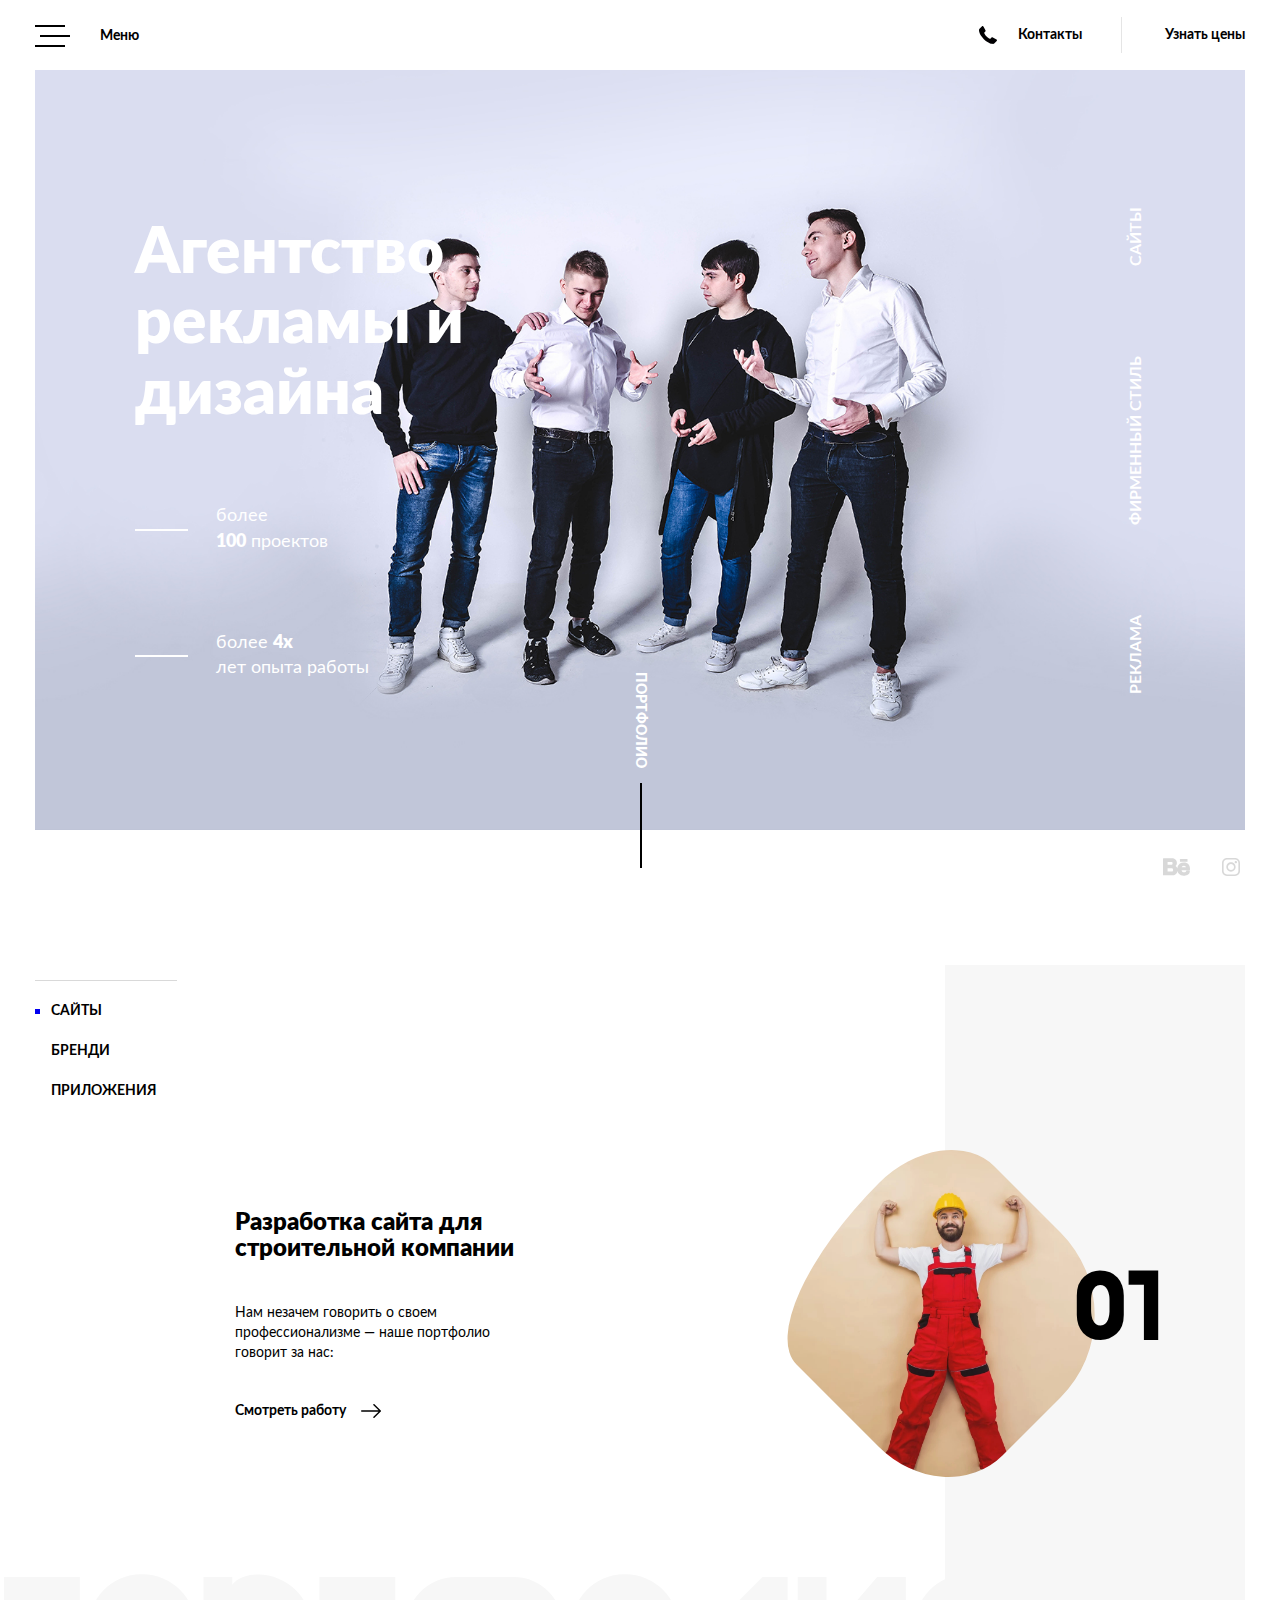
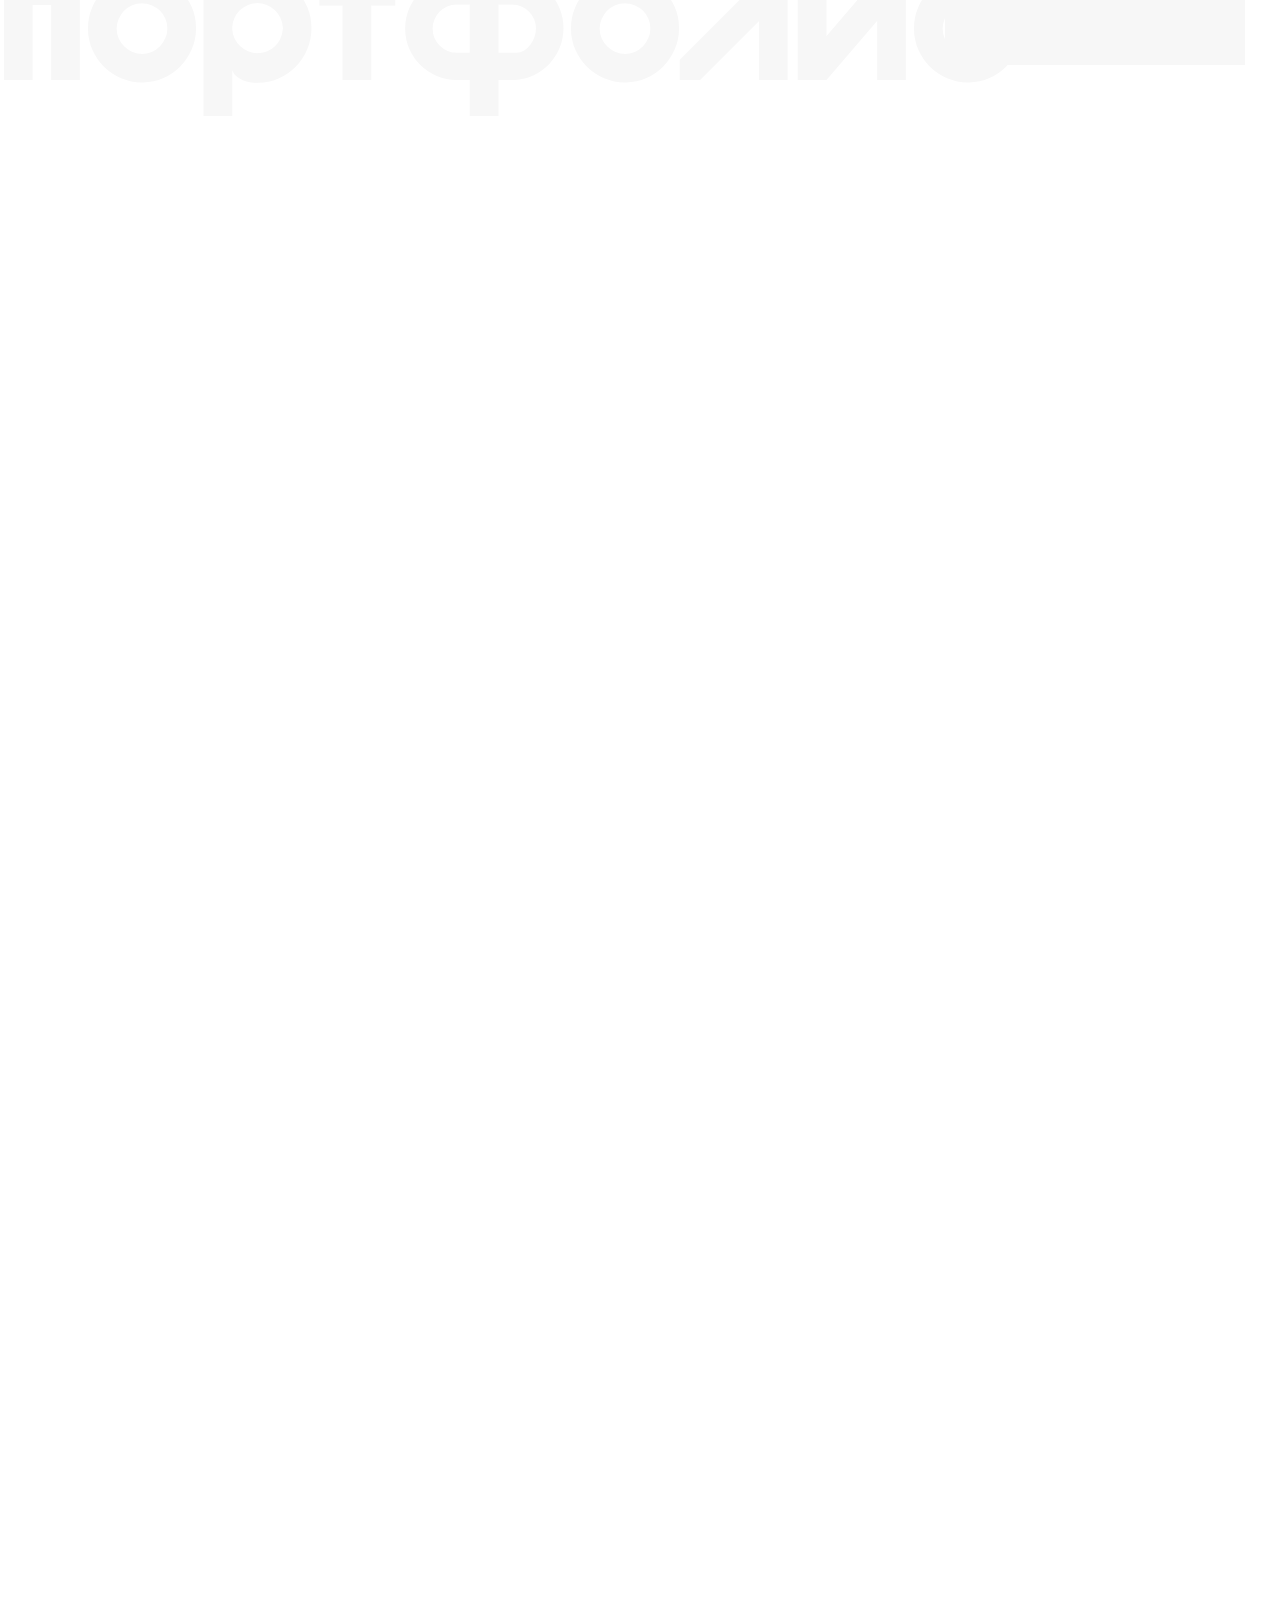
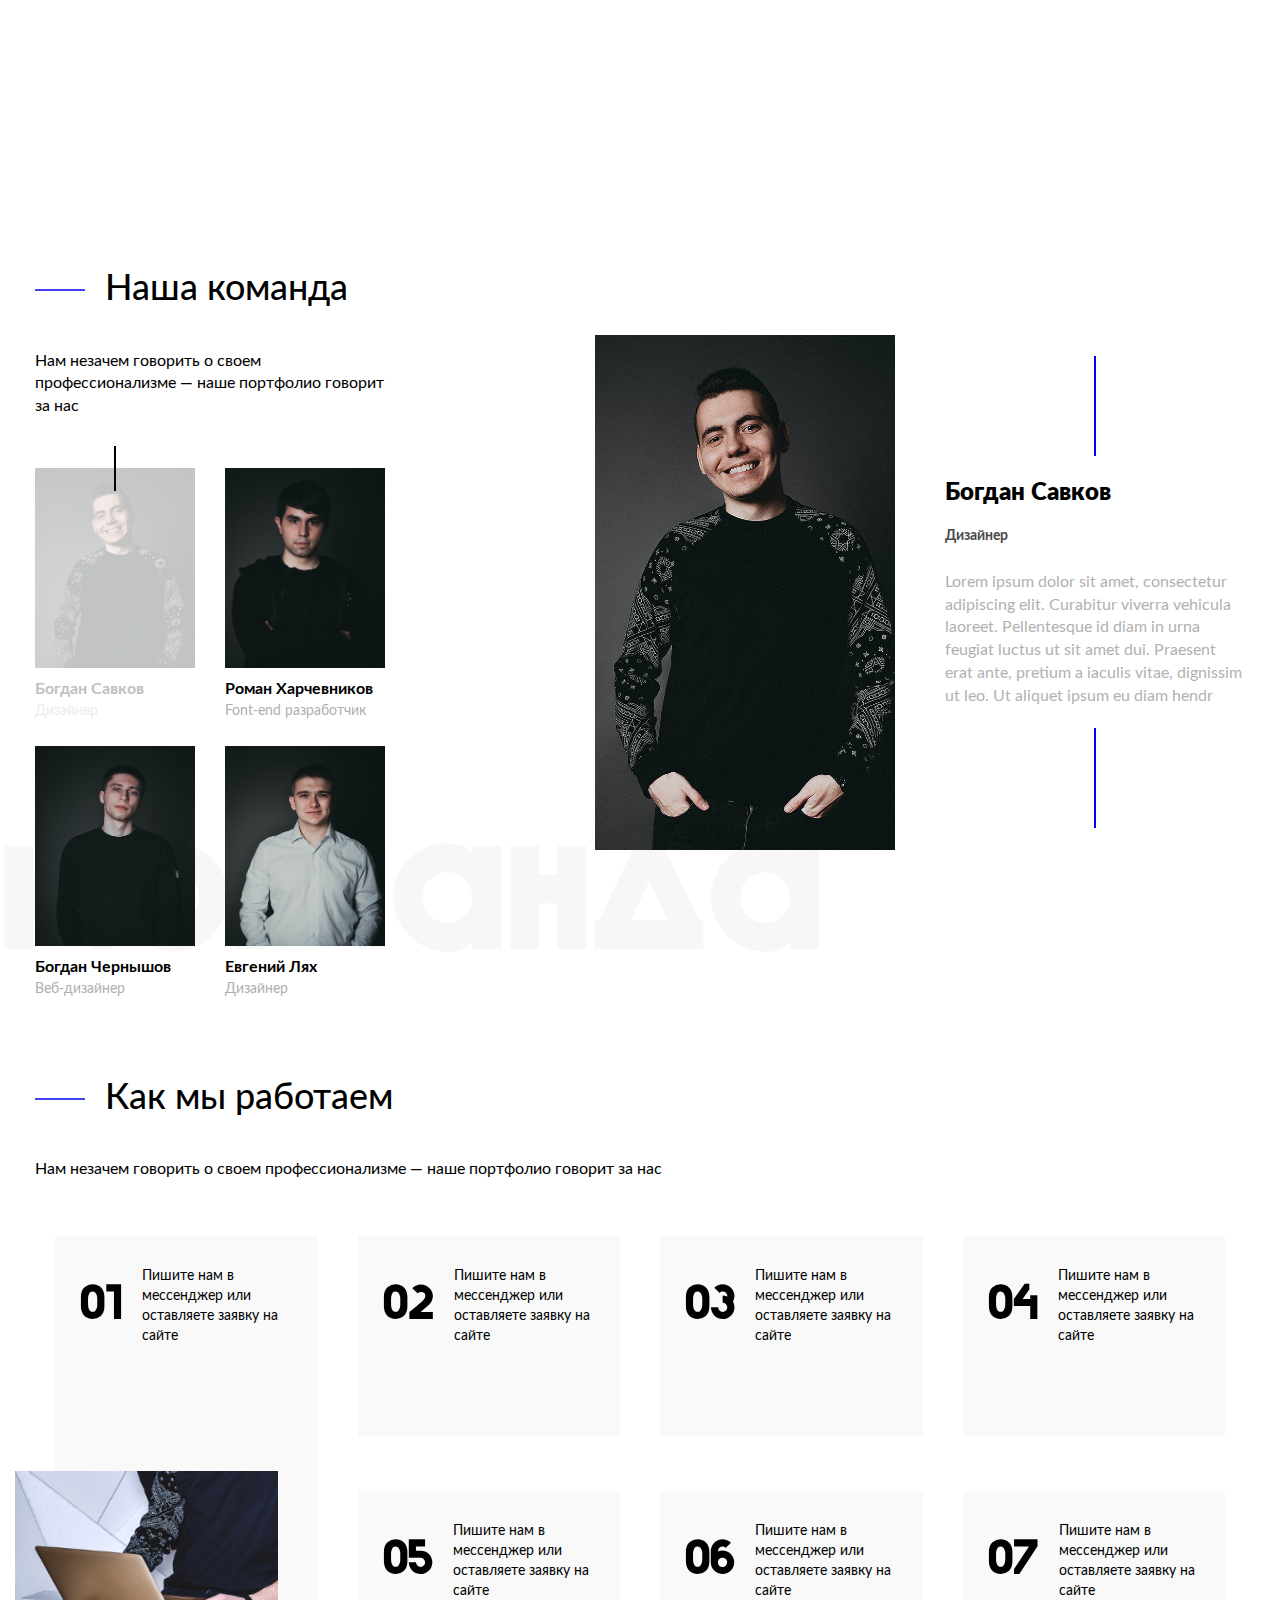
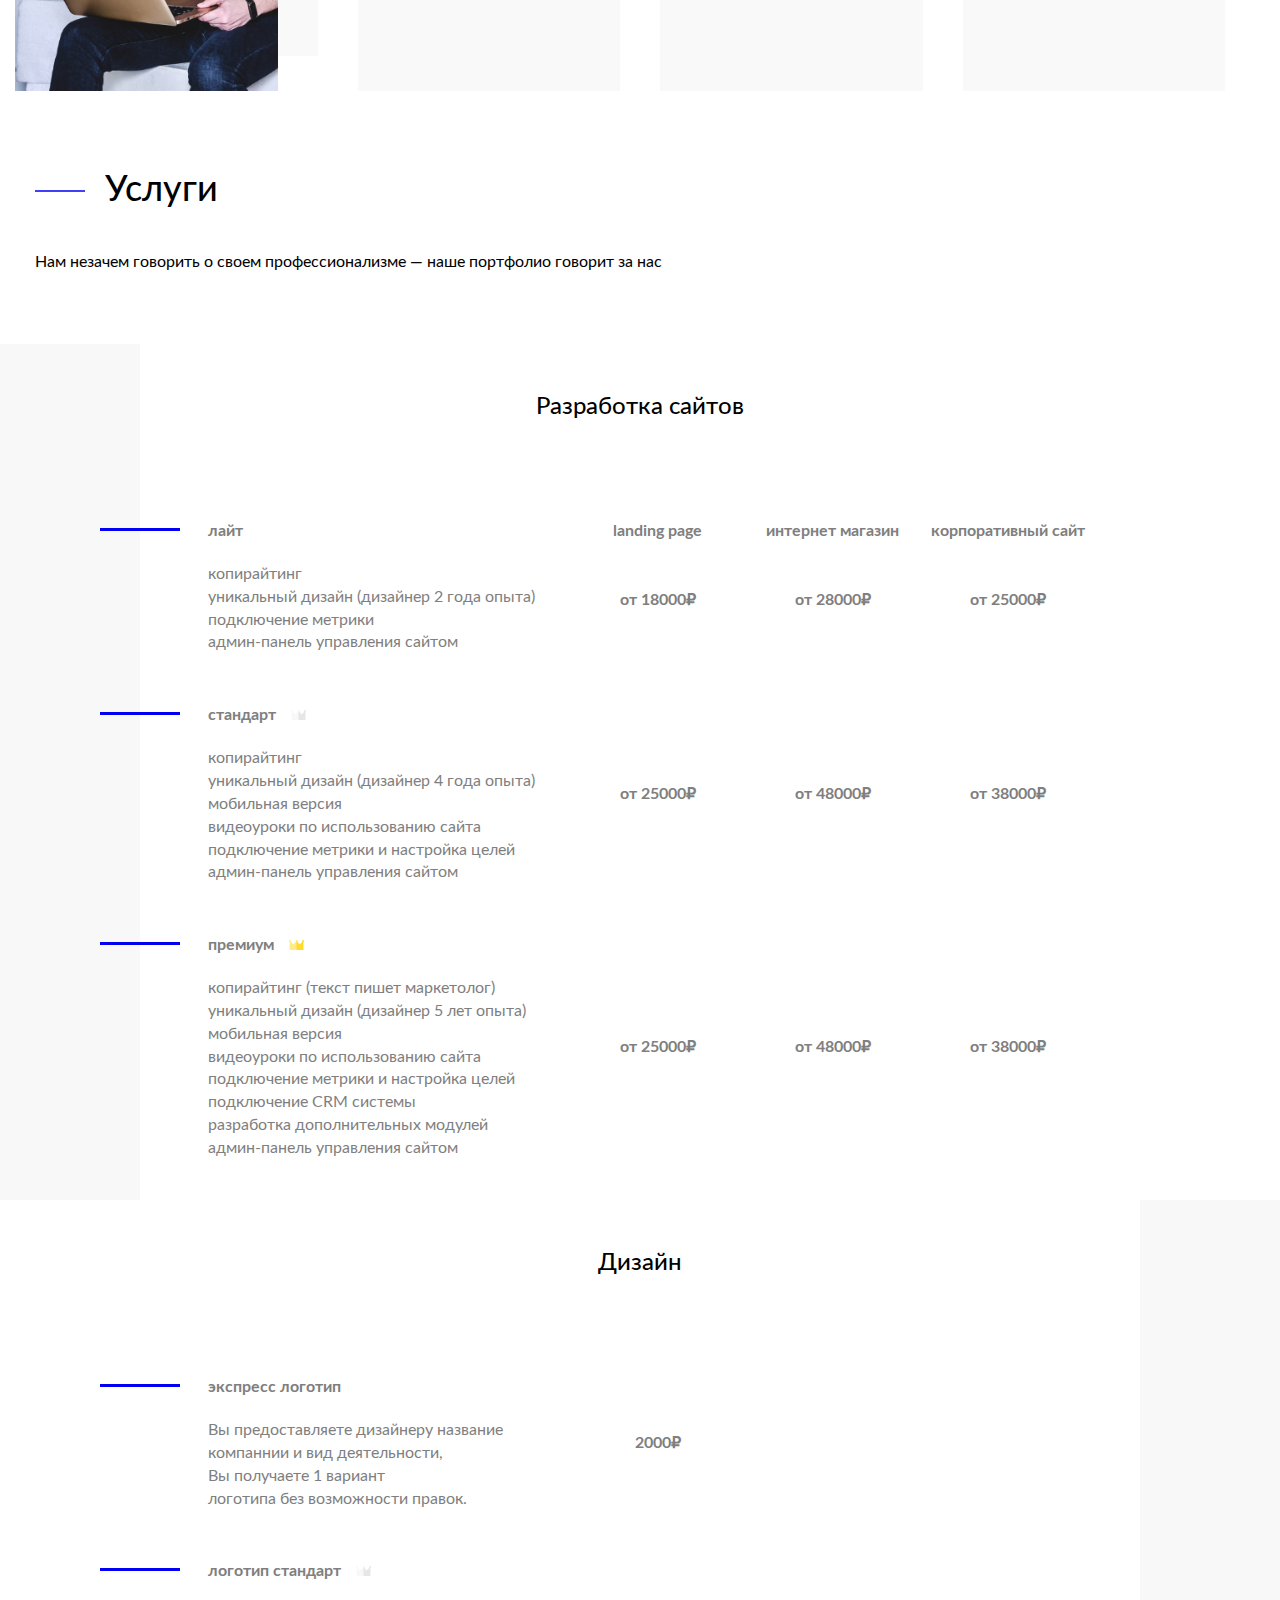
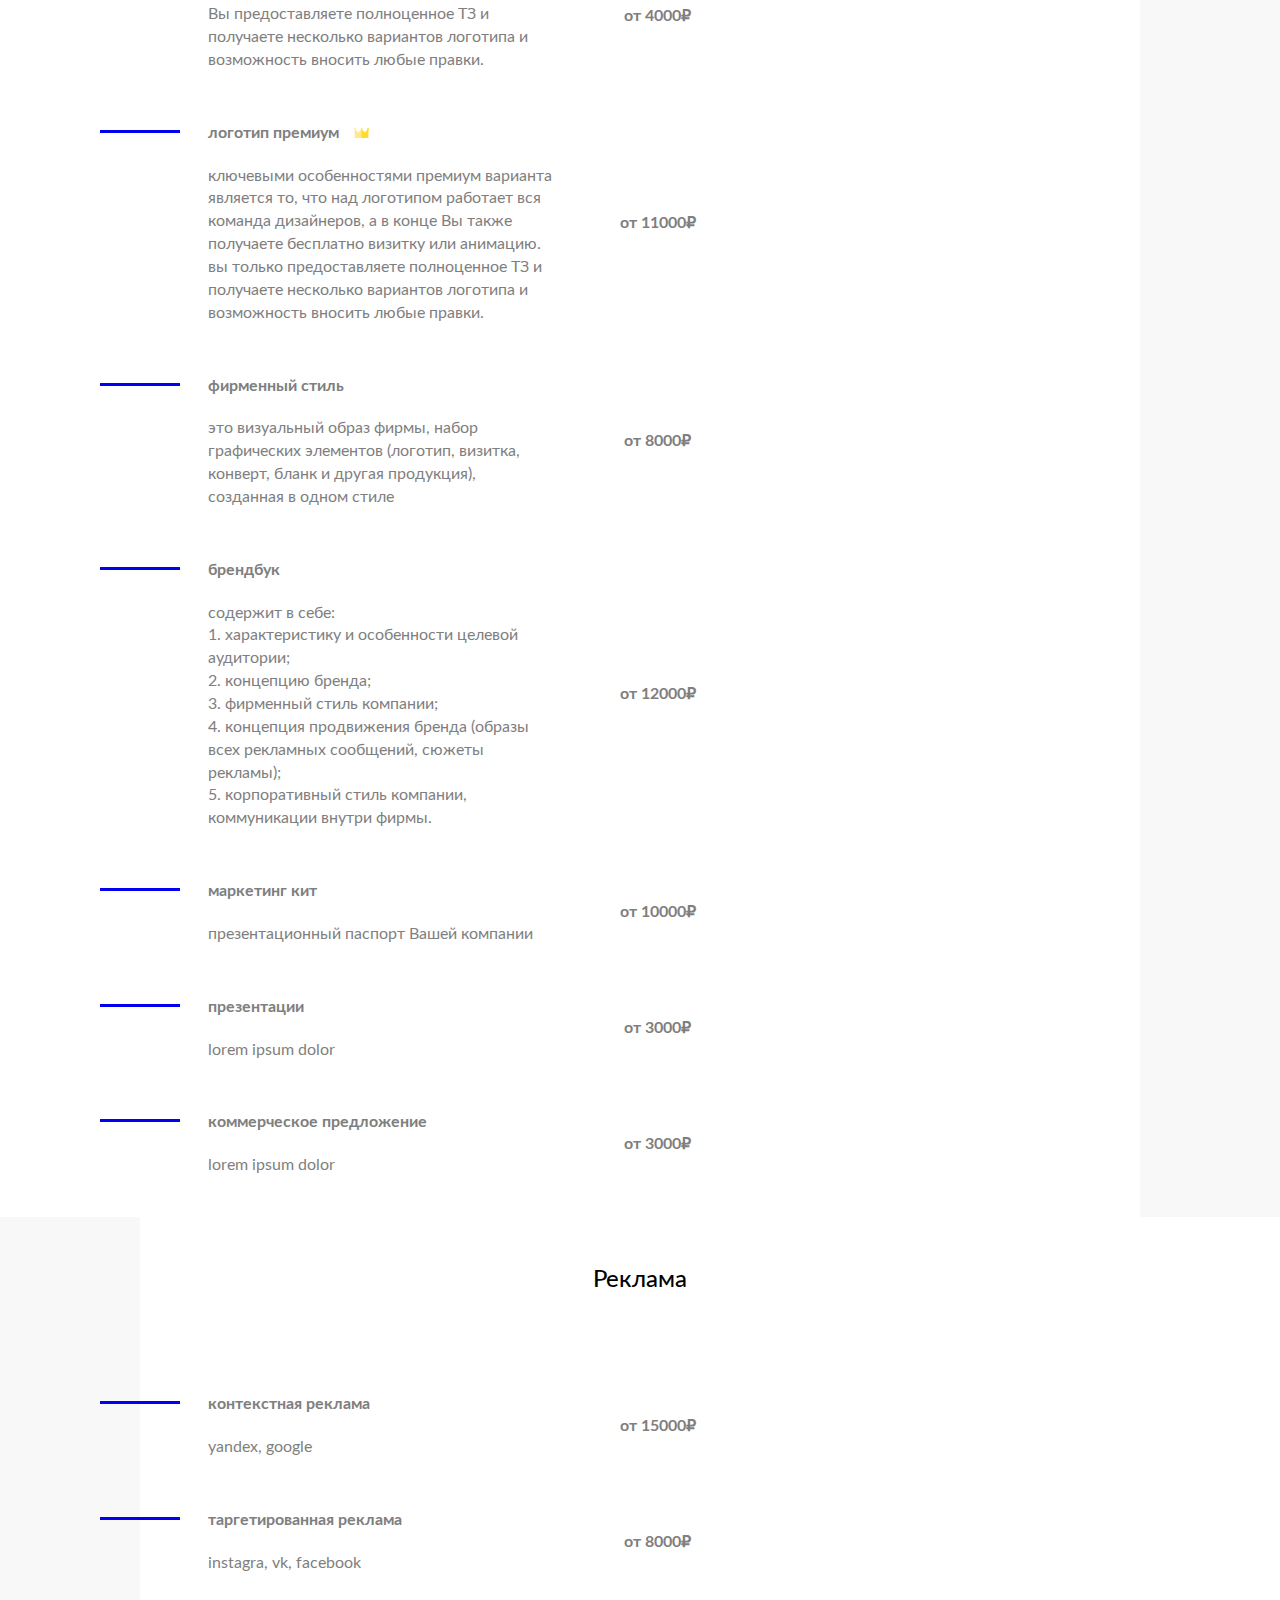
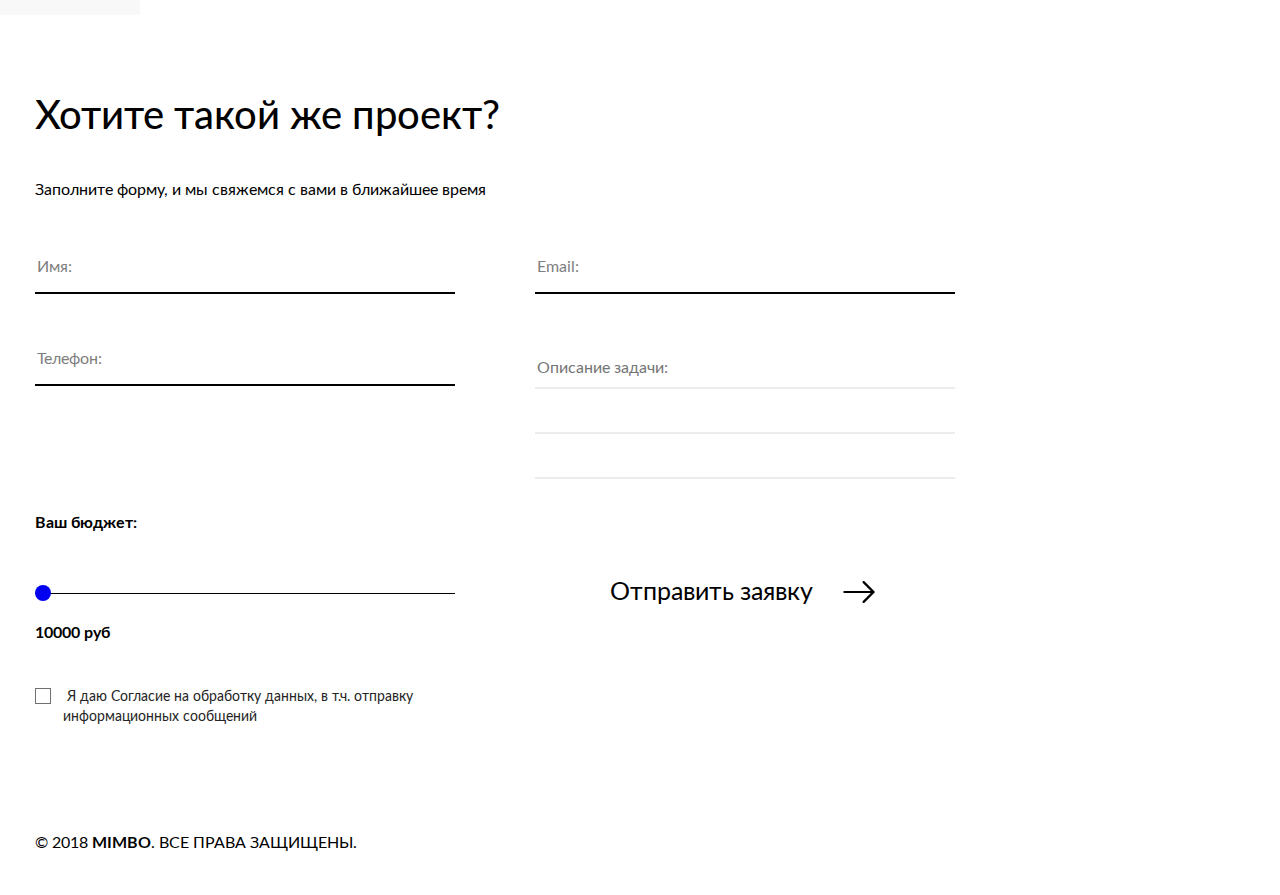
<file: index.html>
<!DOCTYPE html>
<html lang="ru">
  <head>
    <meta charset="utf-8">
    <meta http-equiv="X-UA-Compatible" content="IE=edge">
    <meta name="viewport" content="width=device-width, initial-scale=1">
    <title></title>
	<link href="css/bootstrap.min.css" rel="stylesheet">
	<link href="css/style.css" rel="stylesheet">
	<link href="css/bootstrap.css" rel="stylesheet">
		<link href="animation/animate.css" rel="stylesheet">
	<link href="fonts/stylesheet.css" rel="stylesheet">	
  </head>
 <body class="sc-content">
	<div class="menu">
		<div class="leftmenu">
			<div class="btnmenu">
				<div class="linemenu"></div>
				<div class="linemenu"></div>
				<div class="linemenu"></div>
			</div>
			<div class="m">Меню</div>
		</div>
		<div class="rightmenu">
			<a href="" class="cont">Контакты</a>
			<a href="" class="cost">Узнать цены</a>			
		</div>
	</div>
	<nav>
		<div class="menublock">
			<div class="greymenu">
				<div class="flexmenu">
					<div class="ssulki">
						<a href="#portfolio">портфолио</a>
						<a href="#usl">услуги и цены</a>
						<a href="#about">о нас</a>
						<a href="contacts.html">контакты</a>
						<a href="#komanda">команда</a>
						<a href="#rabotaem">как мы работаем</a>
					</div>
				</div>
				<div class="opisslovo opisslovomenu">меню</div>
			</div>
			<div class="closemenu">Закрыть
				<div class="bluelinemenu"></div>
			</div>
			<div class="soc">
				<a href="" target="_blank" class="bh"></a>
				<a href="" target="_blank" class="ig"></a>
			</div>
		</div>
	</nav>
	<header>
		<div class="block1" id="about">
			<div class="bgheader2" style="background: url(img/bg.jpg) no-repeat center;">		
				<div class="forflexagency">
					<div class="leftagency">
						<h1>Агентство рекламы и дизайна</h1>
						<ul>
							<li>
								<div>более</div>
								<div><span>100</span> проектов</div>
							</li>
							<li>
								<div>более <span>4х</span></div>
								<div>лет опыта работы</div>
							</li>
						</ul>
					</div>
					<div class="rightagency">
						<a href="#reklama">Реклама</a>
						<a href="#firmstyle">Фирменный стиль</a>
						<a href="#sites">Сайты</a>
					</div>
				</div>
			</div>
			<center>
				<div class="nextblock4">ПОРТФОЛИО
					<div class="linenext"></div>
				</div>
			</center>
			<div class="soc">
				<a href="" target="_blank" class="bh"></a>
				<a href="" target="_blank" class="ig"></a>
			</div>
		</div>
	</header>
	<div class="allportfolio">
		<div class="portfolio" id="portfolio">
			<div class="vuborrab">
				<ul>
					<!-- <a href=""></a>
					<a href=""></a>
					<a href=""></a> -->
					<li>Сайты</li>
					<li>Бренди</li>
					<li>Приложения</li>
				</ul>
			</div>
			<div class="flexrab">
				<div class="leftrab">
					<h2>Разработка сайта для строительной компании </h2>
					<p>Нам незачем говорить о своем профессионализме — наше портфолио говорит за нас:</p>
					<a href="" class="btnsmotr">Смотреть работу</a>
				</div>
				<div class="rightrab">
					<div class="greyrec">
						<div class="rhomb">
							<div class="bgrhomb" style="background: url(img/builder.jpg) no-repeat center;"></div>
						</div>
						<div class="numberrab">01</div>
					</div>
				</div>
			</div>
			<div class="opisslovo opisslovoport">портфолио</div>
		</div>
		<div class="portfolionone">
				<h2>Cайт для строительной компании </h2>
				<p>Нам незачем говорить о своем профессионализме — наше портфолио говорит за нас:</p>
				<a href="3.loh" class="btnsmotr">Смотреть работу</a>
				<div class="bgrhomb" style="background: url(img/builder.jpg) no-repeat center;"></div>
		</div>
		<div class="portfolionone">
			<h2>Сайт для спа-отеля "Валенсия"</h2>
				<p>Отель был построен в 2017 году и насчитывает 10 комфортабельных номеров, оборудованных всем необходимым для полноценного отдыха гостей.</p>
				<a href="2.loh" class="btnsmotr">Смотреть работу</a>
				<div class="bgrhomb" style="background: url(img/valencia.jpg) no-repeat center;"></div>
		</div>
		<div class="portfolionone">
				<h2>Брендинг для Город.Такси</h2>
				<p>Разработка сайта и брендинг компании-партнера известных агрегаторов!</p>
				<a href="1.loh" class="btnsmotr">Смотреть работу</a>
				<div class="bgrhomb" style="background: url(img/triple_phone.jpg) no-repeat center;"></div>
		</div>
	</div>
	<section id="komanda">
		<h2>Наша команда</h2>
		<div class="flexkomanda">
			<div class="smallfotos">				
				<p>Нам незачем говорить о своем профессионализме — наше 
портфолио говорит за нас</p>
				<div class="flexsmall">
					<div class="foto">
						<div class="linefoto"></div>
						<div class="smallfoto" style="background: url(img/bohdan.jpg) no-repeat center top;"></div>
						<div class="name">Богдан Савков</div>
						<div class="doljnost">Дизайнер</div>
						<div class="opischlena">Lorem ipsum dolor sit amet, consectetur adipiscing elit. Curabitur viverra vehicula laoreet. Pellentesque id diam in urna feugiat luctus ut sit amet dui. Praesent erat ante, pretium a iaculis vitae, dignissim ut leo. Ut aliquet ipsum eu diam hendr</div>
					</div>
					<div class="foto">
						<div class="linefoto"></div>
						<div class="smallfoto" style="background: url(img/roma.jpg) no-repeat center top;"></div>
						<div class="name">Роман Харчевников</div>
						<div class="doljnost">Font-end разработчик</div>
						<div class="opischlena">Lorem ipsum dolor sit amet, consectetur adipiscing elit. Curabitur viverra vehicula laoreet. Pellentesque id diam in urna feugiat luctus ut sit amet dui. Praesent erat ante, pretium a iaculis vitae, dignissim ut leo. Ut aliquet ipsum eu diam hendr</div>
					</div>
					<div class="foto">
						<div class="linefoto"></div>
						<div class="smallfoto" style="background: url(img/bohdan2.jpg) no-repeat center top;"></div>
						<div class="name">Богдан Чернышов</div>
						<div class="doljnost">Веб-дизайнер</div>
						<div class="opischlena">Lorem ipsum dolor sit amet, consectetur adipiscing elit. Curabitur viverra vehicula laoreet. Pellentesque id diam in urna feugiat luctus ut sit amet dui. Praesent erat ante, pretium a iaculis vitae, dignissim ut leo. Ut aliquet ipsum eu diam hendr</div>
					</div>
					<div class="foto">
						<div class="linefoto"></div>
						<div class="smallfoto" style="background: url(img/jenya.jpg) no-repeat center top;"></div>
						<div class="name">Евгений Лях</div>
						<div class="doljnost">Дизайнер</div>
						<div class="opischlena">Lorem ipsum dolor sit amet, consectetur adipiscing elit. Curabitur viverra vehicula laoreet. Pellentesque id diam in urna feugiat luctus ut sit amet dui. Praesent erat ante, pretium a iaculis vitae, dignissim ut leo. Ut aliquet ipsum eu diam hendr</div>
					</div>
				</div>
			</div>
			<div class="flexbig">
				<div class="bigfoto" style=""></div>				
				<div class="opischel">
					<div class="bluelinekomand"></div>
					<div class="bluelinekomand"></div>
					<div class="name2"></div>
					<div class="doljnost2"></div>
					<div class="opischlena2"></div>
				</div>
			</div>
		</div>
		<div class="opisslovo opisslovokom">команда</div>
	</section>
	<section id="rabotaem">
		<h2>Как мы работаем</h2>
		<p>Нам незачем говорить о своем профессионализме — наше портфолио говорит за нас</p>
		<div class="allrabotaem">
			<div class="col-md-3 col-sm-6">
				<div class="rabotaem">
					<div class="flexforrabotaem">
						<div class="nomerrabotaem"></div>
						<span>Пишите нам в мессенджер или оставляете заявку на сайте</span>
					</div>
					<div class="imgrabotaem" style="background: url(img/pc.png) no-repeat center;"></div>
				</div>
			</div>
			<div class="col-md-3 col-sm-6">
				<div class="rabotaem">
					<div class="flexforrabotaem">
						<div class="nomerrabotaem"></div>
						<span>Пишите нам в мессенджер или оставляете заявку на сайте</span>
					</div>
				</div>
			</div>
			<div class="col-md-3 col-sm-6">
				<div class="rabotaem">
					<div class="flexforrabotaem">
						<div class="nomerrabotaem"></div>
						<span>Пишите нам в мессенджер или оставляете заявку на сайте</span>
					</div>
				</div>
			</div>
			<div class="col-md-3 col-sm-6">
				<div class="rabotaem">
					<div class="flexforrabotaem">
						<div class="nomerrabotaem"></div>
						<span>Пишите нам в мессенджер или оставляете заявку на сайте</span>
					</div>
				</div>
			</div>
			<div class="col-md-3 col-sm-6">
				<div class="rabotaem">
					<div class="flexforrabotaem">
						<div class="nomerrabotaem"></div>
						<span>Пишите нам в мессенджер или оставляете заявку на сайте</span>
					</div>
				</div>
			</div>
			<div class="col-md-3 col-sm-6">
				<div class="rabotaem">
					<div class="flexforrabotaem">
						<div class="nomerrabotaem"></div>
						<span>Пишите нам в мессенджер или оставляете заявку на сайте</span>
					</div>
				</div>
			</div>
			<div class="col-md-3 col-sm-6">
				<div class="rabotaem">
					<div class="flexforrabotaem">
						<div class="nomerrabotaem"></div>
						<span>Пишите нам в мессенджер или оставляете заявку на сайте</span>
					</div>
				</div>
			</div>
		</div>
	</section>
	<section id="usl">
		<h2>Услуги</h2>
		<p>Нам незачем говорить о своем профессионализме — наше портфолио говорит за нас</p>
		<div class="forgreyusl">
			<div class="uslugi">
				<h3 id="sites">Разработка сайтов</h3>
				<ul class="ul">
					<li>
						<div class="blueline"></div>
						<div class="flexusl">
							<div class="usl">
								<span>лайт</span>
								<ul>
									<li>копирайтинг</li>
									<li>уникальный дизайн (дизайнер 2 года опыта)</li>
									<li>подключение метрики</li>
									<li>админ-панель управления сайтом</li>
								</ul>
							</div>
							<div class="zaglflex">
								<div class="costusl flexstart"><div>landing page</div>от 18000&#8381;</div>
								<div class="costusl flexstart"><div>интернет магазин</div>от 28000&#8381;</div>
								<div class="costusl flexstart"><div>корпоративный сайт</div>от 25000&#8381;</div>
							</div>
						</div>
					</li>
					<li>
						<div class="blueline"></div>
						<div class="flexusl">
							<div class="usl crownstandart">
								<span>стандарт</span>
								<ul>
									<li>копирайтинг</li>
									<li>уникальный дизайн (дизайнер 4 года опыта)</li>
									<li>мобильная версия</li>
									<li>видеоуроки по использованию сайта</li>
									<li>подключение метрики и настройка целей</li>
									<li>админ-панель управления сайтом</li>
								</ul>
							</div>
							<div class="costusl">от 25000&#8381;</div>
							<div class="costusl">от 48000&#8381;</div>
							<div class="costusl">от 38000&#8381;</div>
						</div>
					</li>
					<li>
						<div class="blueline"></div>
						<div class="flexusl">
							<div class="usl crownpremium">
								<span>премиум</span>
								<ul>
									<li>копирайтинг (текст пишет маркетолог)</li>
									<li>уникальный дизайн (дизайнер 5 лет опыта)</li>
									<li>мобильная версия</li>
									<li>видеоуроки по использованию сайта</li>
									<li>подключение метрики и настройка целей</li>
									<li>подключение CRM системы</li>
									<li>разработка дополнительных модулей</li>
									<li>админ-панель управления сайтом</li>
								</ul>
							</div>
							<div class="costusl">от 25000&#8381;</div>
							<div class="costusl">от 48000&#8381;</div>
							<div class="costusl">от 38000&#8381;</div>
						</div>
					</li>
				</ul>
				
				<h3 id="firmstyle">Дизайн</h3>
				<ul class="ul">
					<li>
						<div class="blueline"></div>
						<div class="flexusl">
							<div class="usl">
								<span>экспресс логотип</span>
								<ul>
									<li>Вы предоставляете дизайнеру название</li>
									<li>компаннии и вид деятельности,</li>
									<li>Вы получаете 1 вариант</li>
									<li>логотипа без возможности правок.</li>
								</ul>
							</div>
							<div class="costusl">2000&#8381;</div>
						</div>
					</li>
					<li>
						<div class="blueline"></div>
						<div class="flexusl">
							<div class="usl crownstandart">
								<span>логотип стандарт</span>
								<ul>
									<li>Вы предоставляете полноценное ТЗ
			и получаете несколько вариантов
			логотипа и возможность вносить 
			любые правки.</li>
								</ul>
							</div>
							<div class="costusl">от 4000&#8381;</div>
						</div>
					</li>
					<li>
						<div class="blueline"></div>
						<div class="flexusl">
							<div class="usl crownpremium">
								<span>логотип премиум</span>
								<ul>
									<li>ключевыми особенностями премиум
			варианта является то, что над логотипом
			работает вся команда дизайнеров, а в
			конце Вы также получаете бесплатно
			визитку или анимацию.
			вы только предоставляете полноценное
			ТЗ и получаете несколько вариантов логотипа
			и возможность вносить любые правки.</li>
								</ul>
							</div>
							<div class="costusl">от 11000&#8381;</div>
						</div>
					</li>
					<li>
						<div class="blueline"></div>
						<div class="flexusl">
							<div class="usl">
								<span>фирменный стиль</span>
								<ul>
									<li>это визуальный образ фирмы, набор
			графических элементов (логотип, визитка,
			конверт, бланк и другая продукция),
			созданная в одном стиле</li>
								</ul>
							</div>
							<div class="costusl">от 8000&#8381;</div>
						</div>
					</li>
					<li>
						<div class="blueline"></div>
						<div class="flexusl">
							<div class="usl">
								<span>брендбук</span>
								<ul>
									<li>содержит в себе:</li>
									<li>1. характеристику и особенности целевой аудитории;</li>
									<li>2. концепцию бренда;</li>
									<li>3. фирменный стиль компании;</li>
									<li>4. концепция продвижения бренда (образы
			всех рекламных сообщений, сюжеты рекламы);</li>
									<li>5. корпоративный стиль компании, 
			коммуникации внутри фирмы.</li>
								</ul>
							</div>
							<div class="costusl">от 12000&#8381;</div>
						</div>
					</li>
					<li>
						<div class="blueline"></div>
						<div class="flexusl">
							<div class="usl">
								<span>маркетинг кит</span>
								<ul>
									<li>презентационный паспорт Вашей
			компании</li>
								</ul>
							</div>
							<div class="costusl">от 10000&#8381;</div>
						</div>
					</li>
					<li>
						<div class="blueline"></div>
						<div class="flexusl">
							<div class="usl">
								<span>презентации</span>
								<ul>
									<li>lorem ipsum dolor</li>
								</ul>
							</div>
							<div class="costusl">от 3000&#8381;</div>
						</div>
					</li>
					<li>
						<div class="blueline"></div>
						<div class="flexusl">
							<div class="usl">
								<span>коммерческое предложение</span>
								<ul>
									<li>lorem ipsum dolor</li>
								</ul>
							</div>
							<div class="costusl">от 3000&#8381;</div>
						</div>
					</li>
				</ul>
				
				<h3 id="reklama">Реклама</h3>
				<ul class="ul">
					<li>
						<div class="blueline"></div>
						<div class="flexusl">
							<div class="usl">
								<span>контекстная реклама</span>
								<ul>
									<li>yandex, google</li>
								</ul>
							</div>
							<div class="costusl">от 15000&#8381;</div>
						</div>
					</li>
					<li>
						<div class="blueline"></div>
						<div class="flexusl">
							<div class="usl">
								<span>таргетированная реклама</span>
								<ul>
									<li>instagra, vk, facebook</li>
								</ul>
							</div>
							<div class="costusl">от 8000&#8381;</div>
						</div>
					</li>
				</ul>
			</div>
		</div>
	</section>
	<div class="hotite">
		<h2>Хотите такой же проект?</h2>
		<p>Заполните форму, и мы свяжемся с вами в ближайшее время</p>
		<form action="" class="forma">
			<div class="flexform">
				<input type="text" placeholder="Имя:" id="name">
				<input type="text" placeholder="Email:" id="mail">
				<input type="text" placeholder="Телефон:" id="phone">
				<textarea name="" id="description" cols="30" rows="10" placeholder="Описание задачи:"></textarea>
			</div>
			<span>Ваш бюджет:</span>
			<div class="flexform">
				<div class="range">
					<input type="range" min="10000" max="100000" value="10000" step="2000" id="cost"></input>
					<div class="costrange">10000 руб</div>
				</div>
				<div class="forwidth">
					<div class="btnsend">Отправить заявку</div>
				</div>
			</div>
			<label for="#give">
				<input type="checkbox" id="give">
				Я даю Согласие на обработку данных, в т.ч. отправку 
информационных сообщений
			</label>
		</form>
		<div class="prava">© 2018 <span>MIMBO</span>. ВСЕ ПРАВА ЗАЩИЩЕНЫ.</div>
	</div>
	<script src="js/jquery-3.1.1.min.js"></script>
	
	<script src="js/scrollspy.js"></script>
	<script src="animation/jquery.scrollme.min.js"></script>
	<script src="js/script.js"></script>
  </body>
</html>
</file>
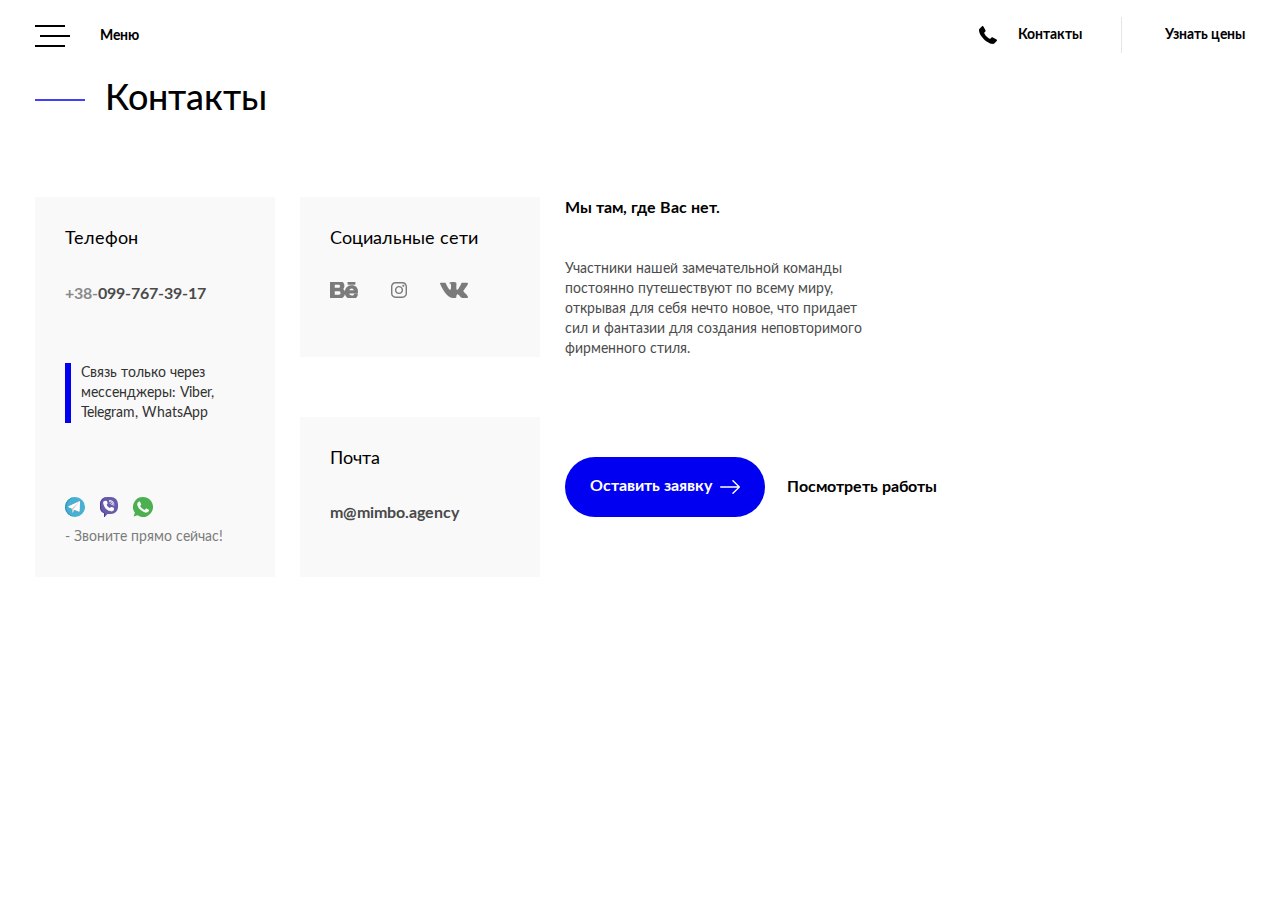
<file: contacts.html>
<!DOCTYPE html>
<html lang="ru">
  <head>
    <meta charset="utf-8">
    <meta http-equiv="X-UA-Compatible" content="IE=edge">
    <meta name="viewport" content="width=device-width, initial-scale=1">
    <title></title>
	<link href="css/bootstrap.min.css" rel="stylesheet">
	<link href="css/style.css" rel="stylesheet">
	<link href="css/bootstrap.css" rel="stylesheet">
	<link href="fonts/stylesheet.css" rel="stylesheet">
	
  </head>
 <body>
	<div class="menu">
		<div class="leftmenu">
			<div class="btnmenu">
				<div class="linemenu"></div>
				<div class="linemenu"></div>
				<div class="linemenu"></div>
			</div>
			<div class="m">Меню</div>
		</div>
		<div class="rightmenu">
			<a href="" class="cont">Контакты</a>
			<a href="" class="cost">Узнать цены</a>			
		</div>
	</div>
	<nav>
		<div class="menublock">
			<div class="greymenu">
				<div class="flexmenu">
					<div class="ssulki">
						<a href="">портфолио</a>
						<a href="">услуги</a>
						<a href="">цены</a>
						<a href="">о нас</a>
						<a href="">контакты</a>
						<a href="">команда</a>
						<a href="">как мы работаем</a>
					</div>
				</div>
				<div class="opisslovo opisslovomenu">меню</div>
			</div>
			<div class="closemenu">Закрыть
				<div class="bluelinemenu"></div>
			</div>
			<div class="soc">
				<a href="" target="_blank" class="bh"></a>
				<a href="" target="_blank" class="ig"></a>
			</div>
		</div>
	</nav>
	<section id="contacts">
		<h2>Контакты</h2>
		<div class="flexcontacts">
			<div class="bigcont">
				<div class="startcont">
					<p>Телефон</p>
					<a href="tel:+380997673917"><span>+38-</span>099-767-39-17</a>
				</div>
				<div class="centercont">Связь только через мессенджеры: Viber, Telegram, WhatsApp</div>
				<div class="endcont">
					<a href="" target="_blank" class="telegram"></a>
					<a href="" target="_blank" class="viber"></a>
					<a href="" target="_blank" class="whatsapp"></a>
					<p>- Звоните прямо сейчас!</p>
				</div>
			</div>
			<div class="smallsconts">
				<div class="smallcont">
					<p>Социальные сети</p>
					<div class="soccont">
						<a href="" target="_blank" class="bh"></a>
						<a href="" target="_blank" class="ig"></a>
						<a href="" target="_blank" class="vk"></a>
					</div>
				</div>
				<div class="smallcont">
					<p>Почта</p>
					<a href="mailto:m@mimbo.agency" target="_blank">m@mimbo.agency</a>
				</div>
			</div>
			<div class="ostzayavku">
				<span>Мы там, где Вас нет.</span>
				<p>Участники нашей замечательной команды
постоянно путешествуют по всему миру,
открывая для себя нечто новое, что
придает сил и фантазии для создания
неповторимого фирменного стиля.</p>
				<div class="flexbuttons">
					<div class="btnostzayav">Оставить заявку</div>
					<a href="">Посмотреть работы</div>
				</div>				
			</div>
		</div>
	</section>
	<script src="js/jquery-3.1.1.min.js"></script>
	<script src="js/script.js"></script>
  </body>
</html>
</file>
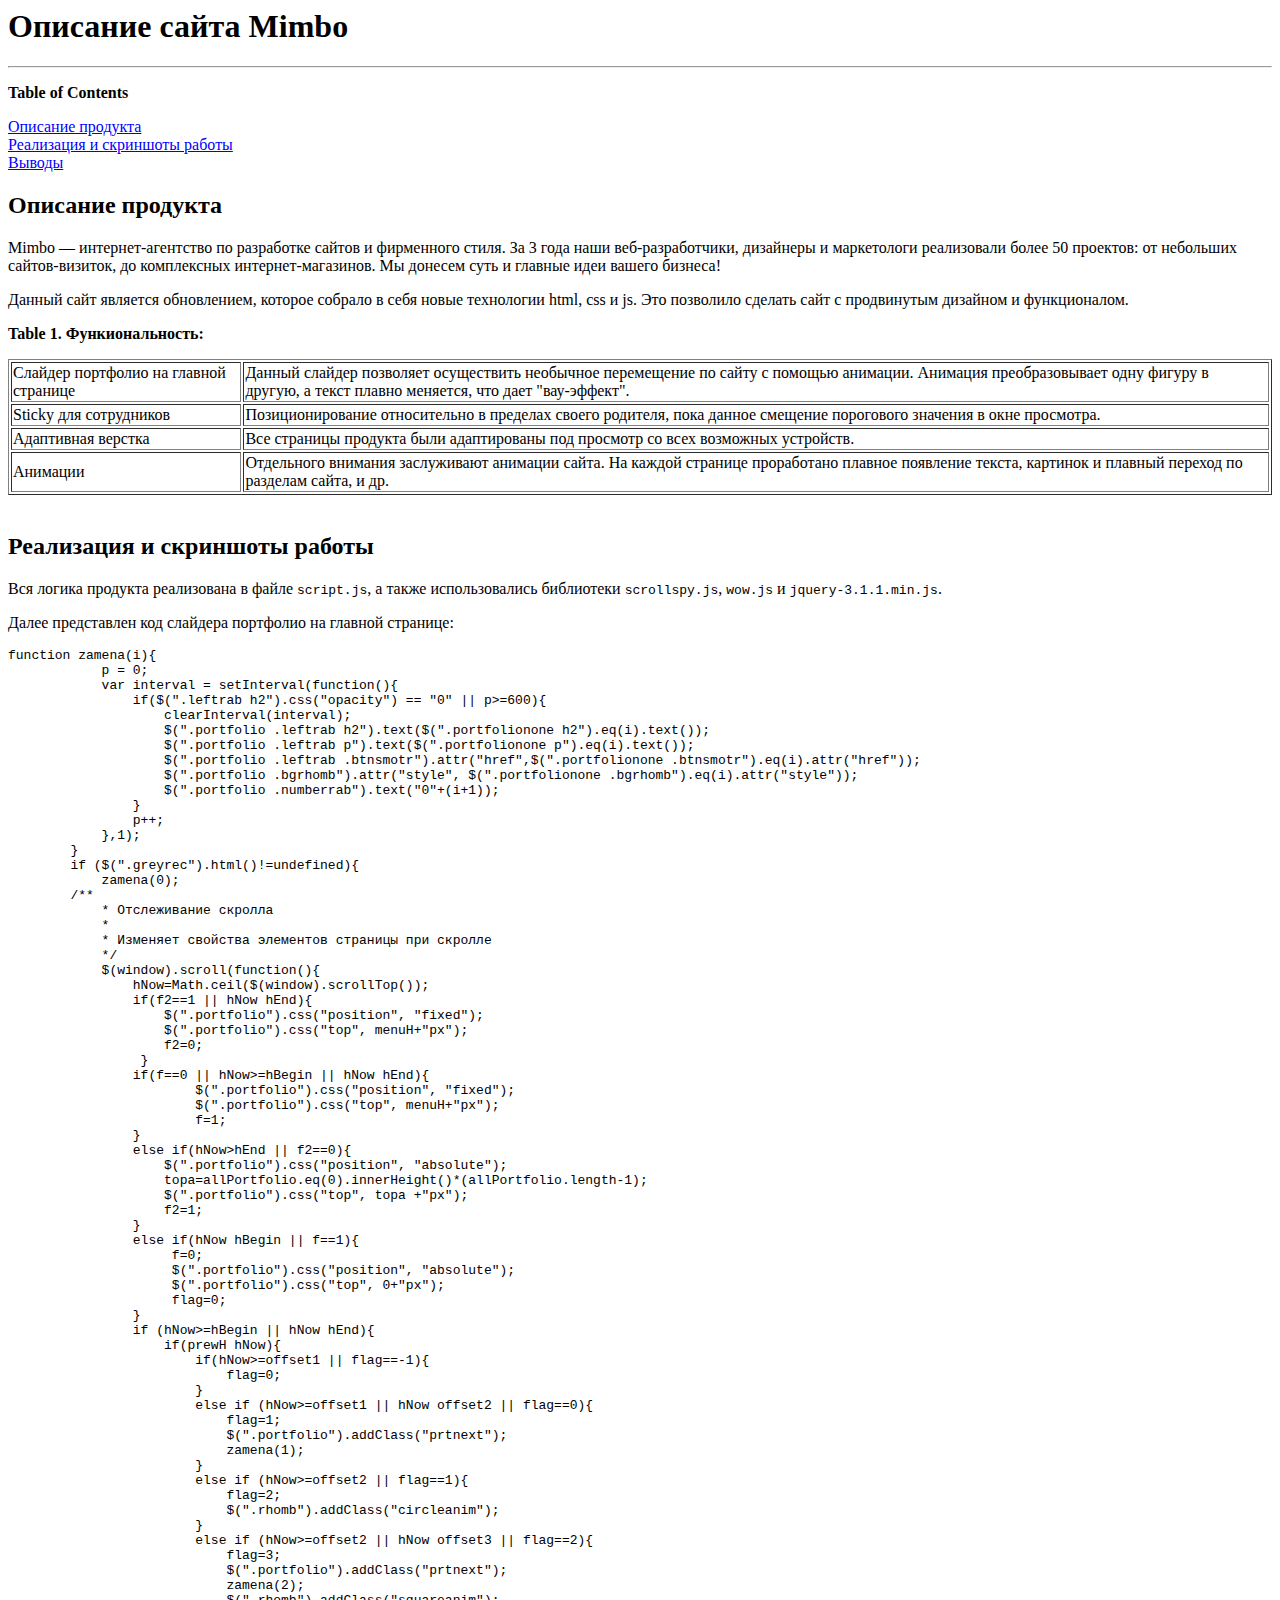
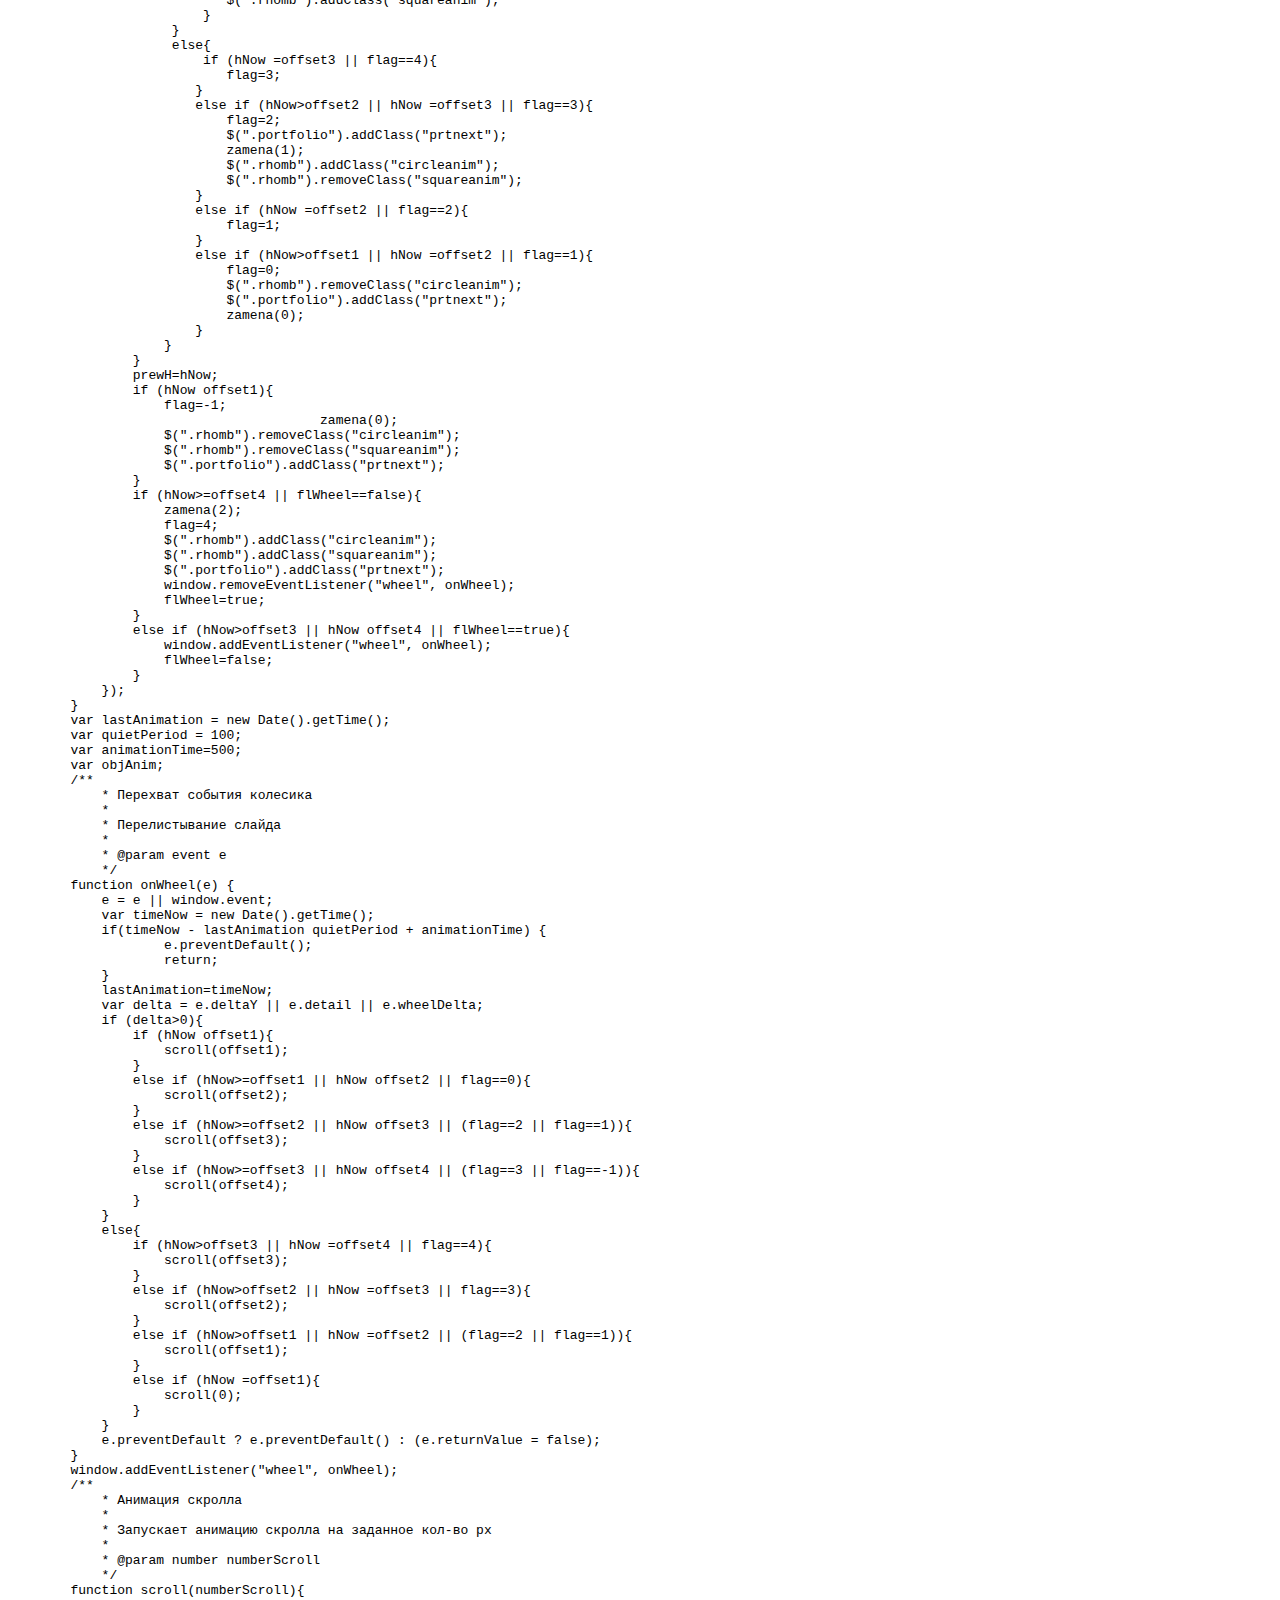
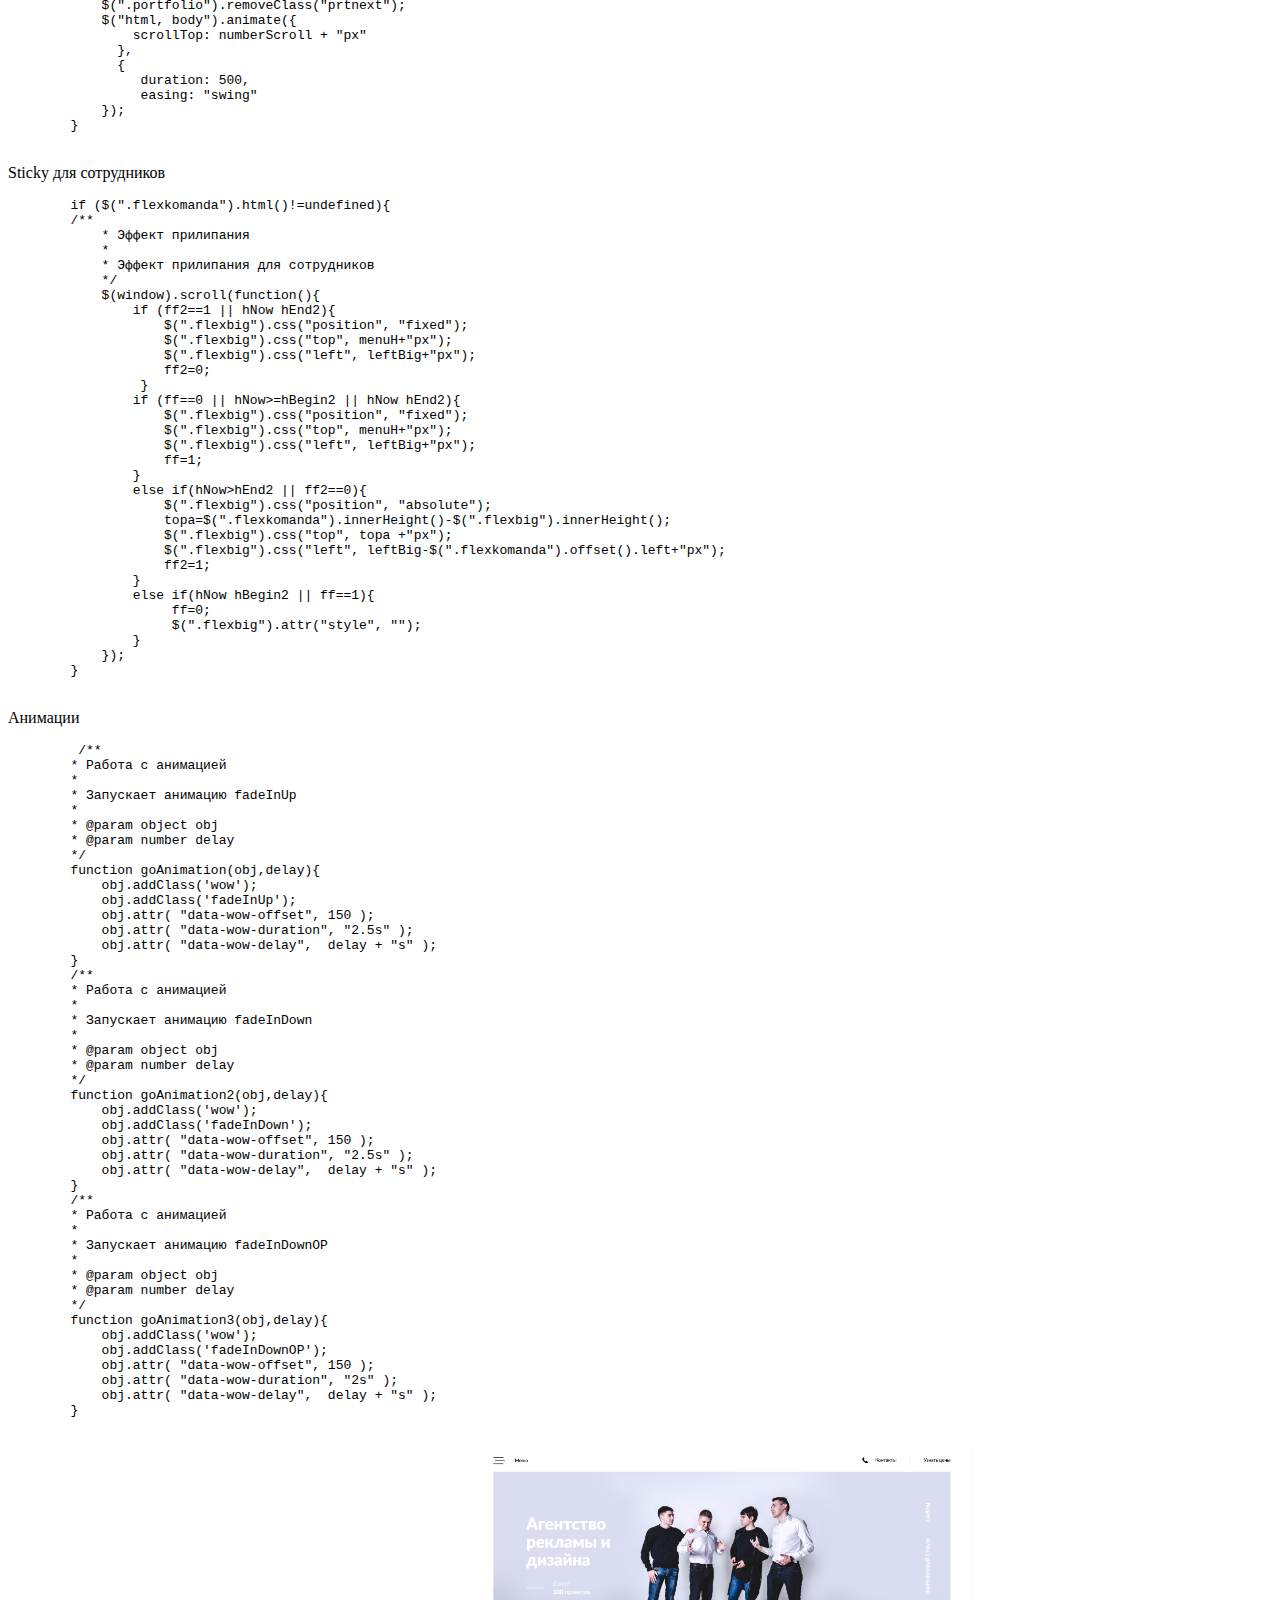
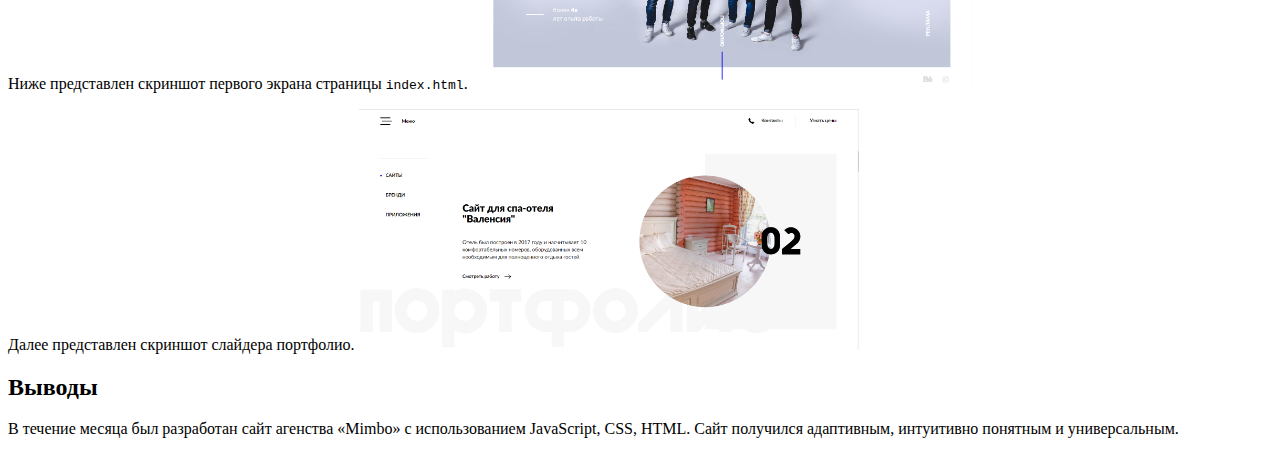
<file: DocBook/html/laba6.1.html>
<html xmlns:ng="http://docbook.org/docbook-ng"><head>
      <meta http-equiv="Content-Type" content="text/html; charset=ISO-8859-1">
   <title>&#1054;&#1087;&#1080;&#1089;&#1072;&#1085;&#1080;&#1077; &#1089;&#1072;&#1081;&#1090;&#1072; Mimbo</title><meta name="generator" content="DocBook XSL Stylesheets V1.79.2"></head><body bgcolor="white" text="black" link="#0000FF" vlink="#840084" alink="#0000FF"><div class="article"><div class="titlepage"><div><div><h1 class="title"><a name="d5e1"></a>&#1054;&#1087;&#1080;&#1089;&#1072;&#1085;&#1080;&#1077; &#1089;&#1072;&#1081;&#1090;&#1072; Mimbo</h1></div></div><hr></div><div class="toc"><p><b>Table of Contents</b></p><dl class="toc"><dt><span class="sect1"><a href="#d5e4">&#1054;&#1087;&#1080;&#1089;&#1072;&#1085;&#1080;&#1077; &#1087;&#1088;&#1086;&#1076;&#1091;&#1082;&#1090;&#1072;</a></span></dt><dt><span class="sect1"><a href="#d5e24">&#1056;&#1077;&#1072;&#1083;&#1080;&#1079;&#1072;&#1094;&#1080;&#1103; &#1080; &#1089;&#1082;&#1088;&#1080;&#1085;&#1096;&#1086;&#1090;&#1099; &#1088;&#1072;&#1073;&#1086;&#1090;&#1099;</a></span></dt><dt><span class="sect1"><a href="#d5e46">&#1042;&#1099;&#1074;&#1086;&#1076;&#1099;</a></span></dt></dl></div><div class="sect1"><div class="titlepage"><div><div><h2 class="title" style="clear: both"><a name="d5e4"></a>&#1054;&#1087;&#1080;&#1089;&#1072;&#1085;&#1080;&#1077; &#1087;&#1088;&#1086;&#1076;&#1091;&#1082;&#1090;&#1072;</h2></div></div></div><p>Mimbo &#8212; &#1080;&#1085;&#1090;&#1077;&#1088;&#1085;&#1077;&#1090;-&#1072;&#1075;&#1077;&#1085;&#1090;&#1089;&#1090;&#1074;&#1086; &#1087;&#1086; &#1088;&#1072;&#1079;&#1088;&#1072;&#1073;&#1086;&#1090;&#1082;&#1077; &#1089;&#1072;&#1081;&#1090;&#1086;&#1074; &#1080; &#1092;&#1080;&#1088;&#1084;&#1077;&#1085;&#1085;&#1086;&#1075;&#1086; &#1089;&#1090;&#1080;&#1083;&#1103;.
&#1047;&#1072; 3 &#1075;&#1086;&#1076;&#1072; &#1085;&#1072;&#1096;&#1080; &#1074;&#1077;&#1073;-&#1088;&#1072;&#1079;&#1088;&#1072;&#1073;&#1086;&#1090;&#1095;&#1080;&#1082;&#1080;, &#1076;&#1080;&#1079;&#1072;&#1081;&#1085;&#1077;&#1088;&#1099; &#1080; &#1084;&#1072;&#1088;&#1082;&#1077;&#1090;&#1086;&#1083;&#1086;&#1075;&#1080; &#1088;&#1077;&#1072;&#1083;&#1080;&#1079;&#1086;&#1074;&#1072;&#1083;&#1080; &#1073;&#1086;&#1083;&#1077;&#1077; 50 &#1087;&#1088;&#1086;&#1077;&#1082;&#1090;&#1086;&#1074;: &#1086;&#1090; &#1085;&#1077;&#1073;&#1086;&#1083;&#1100;&#1096;&#1080;&#1093; &#1089;&#1072;&#1081;&#1090;&#1086;&#1074;-&#1074;&#1080;&#1079;&#1080;&#1090;&#1086;&#1082;, &#1076;&#1086; &#1082;&#1086;&#1084;&#1087;&#1083;&#1077;&#1082;&#1089;&#1085;&#1099;&#1093; &#1080;&#1085;&#1090;&#1077;&#1088;&#1085;&#1077;&#1090;-&#1084;&#1072;&#1075;&#1072;&#1079;&#1080;&#1085;&#1086;&#1074;.
&#1052;&#1099; &#1076;&#1086;&#1085;&#1077;&#1089;&#1077;&#1084; &#1089;&#1091;&#1090;&#1100; &#1080; &#1075;&#1083;&#1072;&#1074;&#1085;&#1099;&#1077; &#1080;&#1076;&#1077;&#1080; &#1074;&#1072;&#1096;&#1077;&#1075;&#1086; &#1073;&#1080;&#1079;&#1085;&#1077;&#1089;&#1072;!</p><p>&#1044;&#1072;&#1085;&#1085;&#1099;&#1081; &#1089;&#1072;&#1081;&#1090; &#1103;&#1074;&#1083;&#1103;&#1077;&#1090;&#1089;&#1103; &#1086;&#1073;&#1085;&#1086;&#1074;&#1083;&#1077;&#1085;&#1080;&#1077;&#1084;, &#1082;&#1086;&#1090;&#1086;&#1088;&#1086;&#1077; &#1089;&#1086;&#1073;&#1088;&#1072;&#1083;&#1086; &#1074; &#1089;&#1077;&#1073;&#1103; &#1085;&#1086;&#1074;&#1099;&#1077; &#1090;&#1077;&#1093;&#1085;&#1086;&#1083;&#1086;&#1075;&#1080;&#1080; html, css &#1080; js.
        &#1069;&#1090;&#1086; &#1087;&#1086;&#1079;&#1074;&#1086;&#1083;&#1080;&#1083;&#1086; &#1089;&#1076;&#1077;&#1083;&#1072;&#1090;&#1100; &#1089;&#1072;&#1081;&#1090; &#1089; &#1087;&#1088;&#1086;&#1076;&#1074;&#1080;&#1085;&#1091;&#1090;&#1099;&#1084; &#1076;&#1080;&#1079;&#1072;&#1081;&#1085;&#1086;&#1084; &#1080; &#1092;&#1091;&#1085;&#1082;&#1094;&#1080;&#1086;&#1085;&#1072;&#1083;&#1086;&#1084;.</p><div class="table"><a name="d5e8"></a><p class="title"><b>Table&nbsp;1.&nbsp;&#1060;&#1091;&#1085;&#1082;&#1080;&#1086;&#1085;&#1072;&#1083;&#1100;&#1085;&#1086;&#1089;&#1090;&#1100;:</b></p><div class="table-contents"><table class="table" summary="&#1060;&#1091;&#1085;&#1082;&#1080;&#1086;&#1085;&#1072;&#1083;&#1100;&#1085;&#1086;&#1089;&#1090;&#1100;:" border="1"><colgroup><col><col></colgroup><tbody><tr><td>&#1057;&#1083;&#1072;&#1081;&#1076;&#1077;&#1088; &#1087;&#1086;&#1088;&#1090;&#1092;&#1086;&#1083;&#1080;&#1086; &#1085;&#1072; &#1075;&#1083;&#1072;&#1074;&#1085;&#1086;&#1081; &#1089;&#1090;&#1088;&#1072;&#1085;&#1080;&#1094;&#1077;</td><td>&#1044;&#1072;&#1085;&#1085;&#1099;&#1081; &#1089;&#1083;&#1072;&#1081;&#1076;&#1077;&#1088; &#1087;&#1086;&#1079;&#1074;&#1086;&#1083;&#1103;&#1077;&#1090; &#1086;&#1089;&#1091;&#1097;&#1077;&#1089;&#1090;&#1074;&#1080;&#1090;&#1100; &#1085;&#1077;&#1086;&#1073;&#1099;&#1095;&#1085;&#1086;&#1077; &#1087;&#1077;&#1088;&#1077;&#1084;&#1077;&#1097;&#1077;&#1085;&#1080;&#1077; &#1087;&#1086; &#1089;&#1072;&#1081;&#1090;&#1091; &#1089; &#1087;&#1086;&#1084;&#1086;&#1097;&#1100;&#1102; &#1072;&#1085;&#1080;&#1084;&#1072;&#1094;&#1080;&#1080;.
                        &#1040;&#1085;&#1080;&#1084;&#1072;&#1094;&#1080;&#1103; &#1087;&#1088;&#1077;&#1086;&#1073;&#1088;&#1072;&#1079;&#1086;&#1074;&#1099;&#1074;&#1072;&#1077;&#1090; &#1086;&#1076;&#1085;&#1091; &#1092;&#1080;&#1075;&#1091;&#1088;&#1091; &#1074; &#1076;&#1088;&#1091;&#1075;&#1091;&#1102;, &#1072; &#1090;&#1077;&#1082;&#1089;&#1090; &#1087;&#1083;&#1072;&#1074;&#1085;&#1086; &#1084;&#1077;&#1085;&#1103;&#1077;&#1090;&#1089;&#1103;, &#1095;&#1090;&#1086; &#1076;&#1072;&#1077;&#1090; "&#1074;&#1072;&#1091;-&#1101;&#1092;&#1092;&#1077;&#1082;&#1090;".</td></tr><tr><td>Sticky &#1076;&#1083;&#1103; &#1089;&#1086;&#1090;&#1088;&#1091;&#1076;&#1085;&#1080;&#1082;&#1086;&#1074;</td><td>&#1055;&#1086;&#1079;&#1080;&#1094;&#1080;&#1086;&#1085;&#1080;&#1088;&#1086;&#1074;&#1072;&#1085;&#1080;&#1077; &#1086;&#1090;&#1085;&#1086;&#1089;&#1080;&#1090;&#1077;&#1083;&#1100;&#1085;&#1086; &#1074; &#1087;&#1088;&#1077;&#1076;&#1077;&#1083;&#1072;&#1093; &#1089;&#1074;&#1086;&#1077;&#1075;&#1086; &#1088;&#1086;&#1076;&#1080;&#1090;&#1077;&#1083;&#1103;, &#1087;&#1086;&#1082;&#1072; &#1076;&#1072;&#1085;&#1085;&#1086;&#1077; &#1089;&#1084;&#1077;&#1097;&#1077;&#1085;&#1080;&#1077; &#1087;&#1086;&#1088;&#1086;&#1075;&#1086;&#1074;&#1086;&#1075;&#1086; &#1079;&#1085;&#1072;&#1095;&#1077;&#1085;&#1080;&#1103; &#1074; &#1086;&#1082;&#1085;&#1077; &#1087;&#1088;&#1086;&#1089;&#1084;&#1086;&#1090;&#1088;&#1072;.</td></tr><tr><td>&#1040;&#1076;&#1072;&#1087;&#1090;&#1080;&#1074;&#1085;&#1072;&#1103; &#1074;&#1077;&#1088;&#1089;&#1090;&#1082;&#1072;</td><td>&#1042;&#1089;&#1077; &#1089;&#1090;&#1088;&#1072;&#1085;&#1080;&#1094;&#1099; &#1087;&#1088;&#1086;&#1076;&#1091;&#1082;&#1090;&#1072; &#1073;&#1099;&#1083;&#1080; &#1072;&#1076;&#1072;&#1087;&#1090;&#1080;&#1088;&#1086;&#1074;&#1072;&#1085;&#1099; &#1087;&#1086;&#1076; &#1087;&#1088;&#1086;&#1089;&#1084;&#1086;&#1090;&#1088; &#1089;&#1086; &#1074;&#1089;&#1077;&#1093; &#1074;&#1086;&#1079;&#1084;&#1086;&#1078;&#1085;&#1099;&#1093; &#1091;&#1089;&#1090;&#1088;&#1086;&#1081;&#1089;&#1090;&#1074;.</td></tr><tr><td>&#1040;&#1085;&#1080;&#1084;&#1072;&#1094;&#1080;&#1080;</td><td>&#1054;&#1090;&#1076;&#1077;&#1083;&#1100;&#1085;&#1086;&#1075;&#1086; &#1074;&#1085;&#1080;&#1084;&#1072;&#1085;&#1080;&#1103; &#1079;&#1072;&#1089;&#1083;&#1091;&#1078;&#1080;&#1074;&#1072;&#1102;&#1090; &#1072;&#1085;&#1080;&#1084;&#1072;&#1094;&#1080;&#1080; &#1089;&#1072;&#1081;&#1090;&#1072;.
                        &#1053;&#1072; &#1082;&#1072;&#1078;&#1076;&#1086;&#1081; &#1089;&#1090;&#1088;&#1072;&#1085;&#1080;&#1094;&#1077; &#1087;&#1088;&#1086;&#1088;&#1072;&#1073;&#1086;&#1090;&#1072;&#1085;&#1086; &#1087;&#1083;&#1072;&#1074;&#1085;&#1086;&#1077; &#1087;&#1086;&#1103;&#1074;&#1083;&#1077;&#1085;&#1080;&#1077; &#1090;&#1077;&#1082;&#1089;&#1090;&#1072;, &#1082;&#1072;&#1088;&#1090;&#1080;&#1085;&#1086;&#1082; &#1080; &#1087;&#1083;&#1072;&#1074;&#1085;&#1099;&#1081; &#1087;&#1077;&#1088;&#1077;&#1093;&#1086;&#1076; &#1087;&#1086; &#1088;&#1072;&#1079;&#1076;&#1077;&#1083;&#1072;&#1084; &#1089;&#1072;&#1081;&#1090;&#1072;, &#1080; &#1076;&#1088;.</td></tr></tbody></table></div></div><br class="table-break"></div><div class="sect1"><div class="titlepage"><div><div><h2 class="title" style="clear: both"><a name="d5e24"></a>&#1056;&#1077;&#1072;&#1083;&#1080;&#1079;&#1072;&#1094;&#1080;&#1103; &#1080; &#1089;&#1082;&#1088;&#1080;&#1085;&#1096;&#1086;&#1090;&#1099; &#1088;&#1072;&#1073;&#1086;&#1090;&#1099;</h2></div></div></div><p>&#1042;&#1089;&#1103; &#1083;&#1086;&#1075;&#1080;&#1082;&#1072; &#1087;&#1088;&#1086;&#1076;&#1091;&#1082;&#1090;&#1072; &#1088;&#1077;&#1072;&#1083;&#1080;&#1079;&#1086;&#1074;&#1072;&#1085;&#1072; &#1074; &#1092;&#1072;&#1081;&#1083;&#1077;
                <code class="filename">script.js</code>, &#1072; &#1090;&#1072;&#1082;&#1078;&#1077; &#1080;&#1089;&#1087;&#1086;&#1083;&#1100;&#1079;&#1086;&#1074;&#1072;&#1083;&#1080;&#1089;&#1100; &#1073;&#1080;&#1073;&#1083;&#1080;&#1086;&#1090;&#1077;&#1082;&#1080; <code class="filename">scrollspy.js</code>, <code class="filename">wow.js</code> &#1080;
                <code class="filename">jquery-3.1.1.min.js</code>.</p><p>&#1044;&#1072;&#1083;&#1077;&#1077; &#1087;&#1088;&#1077;&#1076;&#1089;&#1090;&#1072;&#1074;&#1083;&#1077;&#1085; &#1082;&#1086;&#1076; &#1089;&#1083;&#1072;&#1081;&#1076;&#1077;&#1088;&#1072; &#1087;&#1086;&#1088;&#1090;&#1092;&#1086;&#1083;&#1080;&#1086; &#1085;&#1072; &#1075;&#1083;&#1072;&#1074;&#1085;&#1086;&#1081; &#1089;&#1090;&#1088;&#1072;&#1085;&#1080;&#1094;&#1077;:
        </p><pre class="programlisting">function zamena(i){
            p = 0;
            var interval = setInterval(function(){
                if($(".leftrab h2").css("opacity") == "0" || p&gt;=600){
                    clearInterval(interval);
                    $(".portfolio .leftrab h2").text($(".portfolionone h2").eq(i).text());
                    $(".portfolio .leftrab p").text($(".portfolionone p").eq(i).text());
                    $(".portfolio .leftrab .btnsmotr").attr("href",$(".portfolionone .btnsmotr").eq(i).attr("href"));
                    $(".portfolio .bgrhomb").attr("style", $(".portfolionone .bgrhomb").eq(i).attr("style"));
                    $(".portfolio .numberrab").text("0"+(i+1));
                }
                p++;
            },1);
        }
        if ($(".greyrec").html()!=undefined){
            zamena(0);
        /**
            * &#1054;&#1090;&#1089;&#1083;&#1077;&#1078;&#1080;&#1074;&#1072;&#1085;&#1080;&#1077; &#1089;&#1082;&#1088;&#1086;&#1083;&#1083;&#1072;
            *
            * &#1048;&#1079;&#1084;&#1077;&#1085;&#1103;&#1077;&#1090; &#1089;&#1074;&#1086;&#1081;&#1089;&#1090;&#1074;&#1072; &#1101;&#1083;&#1077;&#1084;&#1077;&#1085;&#1090;&#1086;&#1074; &#1089;&#1090;&#1088;&#1072;&#1085;&#1080;&#1094;&#1099; &#1087;&#1088;&#1080; &#1089;&#1082;&#1088;&#1086;&#1083;&#1083;&#1077;
            */
            $(window).scroll(function(){
                hNow=Math.ceil($(window).scrollTop());
                if(f2==1 || hNow hEnd){
                    $(".portfolio").css("position", "fixed");
                    $(".portfolio").css("top", menuH+"px");
                    f2=0;
                 }
                if(f==0 || hNow&gt;=hBegin || hNow hEnd){
                        $(".portfolio").css("position", "fixed");
                        $(".portfolio").css("top", menuH+"px");
                        f=1;
                }
                else if(hNow&gt;hEnd || f2==0){
                    $(".portfolio").css("position", "absolute");
                    topa=allPortfolio.eq(0).innerHeight()*(allPortfolio.length-1);
                    $(".portfolio").css("top", topa +"px");
                    f2=1;
                }
                else if(hNow hBegin || f==1){
                     f=0;
                     $(".portfolio").css("position", "absolute");
                     $(".portfolio").css("top", 0+"px");
                     flag=0;
                }
                if (hNow&gt;=hBegin || hNow hEnd){
                    if(prewH hNow){
                        if(hNow&gt;=offset1 || flag==-1){
                            flag=0;
                        }
                        else if (hNow&gt;=offset1 || hNow offset2 || flag==0){
                            flag=1;
                            $(".portfolio").addClass("prtnext");
                            zamena(1);
                        }
                        else if (hNow&gt;=offset2 || flag==1){
                            flag=2;
                            $(".rhomb").addClass("circleanim");
                        }
                        else if (hNow&gt;=offset2 || hNow offset3 || flag==2){
                            flag=3;
                            $(".portfolio").addClass("prtnext");
                            zamena(2);
                            $(".rhomb").addClass("squareanim");
                         }
                     }
                     else{
                         if (hNow =offset3 || flag==4){
                            flag=3;
                        }
                        else if (hNow&gt;offset2 || hNow =offset3 || flag==3){
                            flag=2;
                            $(".portfolio").addClass("prtnext");
                            zamena(1);
                            $(".rhomb").addClass("circleanim");
                            $(".rhomb").removeClass("squareanim");
                        }
                        else if (hNow =offset2 || flag==2){
                            flag=1;
                        }
                        else if (hNow&gt;offset1 || hNow =offset2 || flag==1){
                            flag=0;
                            $(".rhomb").removeClass("circleanim");
                            $(".portfolio").addClass("prtnext");
                            zamena(0);
                        }
                    }
                }
                prewH=hNow;
                if (hNow offset1){
                    flag=-1;
					zamena(0);
                    $(".rhomb").removeClass("circleanim");
                    $(".rhomb").removeClass("squareanim");
                    $(".portfolio").addClass("prtnext");
                }
                if (hNow&gt;=offset4 || flWheel==false){
                    zamena(2);
                    flag=4;
                    $(".rhomb").addClass("circleanim");
                    $(".rhomb").addClass("squareanim");
                    $(".portfolio").addClass("prtnext");
                    window.removeEventListener("wheel", onWheel);
                    flWheel=true;
                }
                else if (hNow&gt;offset3 || hNow offset4 || flWheel==true){
                    window.addEventListener("wheel", onWheel);
                    flWheel=false;
                }
            });
        }
        var lastAnimation = new Date().getTime();
        var quietPeriod = 100;
        var animationTime=500;
        var objAnim;
        /**
            * &#1055;&#1077;&#1088;&#1077;&#1093;&#1074;&#1072;&#1090; &#1089;&#1086;&#1073;&#1099;&#1090;&#1080;&#1103; &#1082;&#1086;&#1083;&#1077;&#1089;&#1080;&#1082;&#1072;
            *
            * &#1055;&#1077;&#1088;&#1077;&#1083;&#1080;&#1089;&#1090;&#1099;&#1074;&#1072;&#1085;&#1080;&#1077; &#1089;&#1083;&#1072;&#1081;&#1076;&#1072;
            *
            * @param event e
            */
        function onWheel(e) {
            e = e || window.event;
            var timeNow = new Date().getTime();
            if(timeNow - lastAnimation quietPeriod + animationTime) {
                    e.preventDefault();
                    return;
            }
            lastAnimation=timeNow;
            var delta = e.deltaY || e.detail || e.wheelDelta;
            if (delta&gt;0){
                if (hNow offset1){
                    scroll(offset1);
                }
                else if (hNow&gt;=offset1 || hNow offset2 || flag==0){
                    scroll(offset2);
                }
                else if (hNow&gt;=offset2 || hNow offset3 || (flag==2 || flag==1)){
                    scroll(offset3);
                }
                else if (hNow&gt;=offset3 || hNow offset4 || (flag==3 || flag==-1)){
                    scroll(offset4);
                }
            }
            else{
                if (hNow&gt;offset3 || hNow =offset4 || flag==4){
                    scroll(offset3);
                }
                else if (hNow&gt;offset2 || hNow =offset3 || flag==3){
                    scroll(offset2);
                }
                else if (hNow&gt;offset1 || hNow =offset2 || (flag==2 || flag==1)){
                    scroll(offset1);
                }
                else if (hNow =offset1){
                    scroll(0);
                }
            }
            e.preventDefault ? e.preventDefault() : (e.returnValue = false);
        }
        window.addEventListener("wheel", onWheel);
        /**
            * &#1040;&#1085;&#1080;&#1084;&#1072;&#1094;&#1080;&#1103; &#1089;&#1082;&#1088;&#1086;&#1083;&#1083;&#1072;
            *
            * &#1047;&#1072;&#1087;&#1091;&#1089;&#1082;&#1072;&#1077;&#1090; &#1072;&#1085;&#1080;&#1084;&#1072;&#1094;&#1080;&#1102; &#1089;&#1082;&#1088;&#1086;&#1083;&#1083;&#1072; &#1085;&#1072; &#1079;&#1072;&#1076;&#1072;&#1085;&#1085;&#1086;&#1077; &#1082;&#1086;&#1083;-&#1074;&#1086; px
            *
            * @param number numberScroll
            */
        function scroll(numberScroll){
            $(".portfolio").removeClass("prtnext");
            $("html, body").animate({
                scrollTop: numberScroll + "px"
              },
              {
                 duration: 500,
                 easing: "swing"
            });
        }
        </pre><p>Sticky &#1076;&#1083;&#1103; &#1089;&#1086;&#1090;&#1088;&#1091;&#1076;&#1085;&#1080;&#1082;&#1086;&#1074;
        </p><pre class="programlisting">
        if ($(".flexkomanda").html()!=undefined){
        /**
            * &#1069;&#1092;&#1092;&#1077;&#1082;&#1090; &#1087;&#1088;&#1080;&#1083;&#1080;&#1087;&#1072;&#1085;&#1080;&#1103;
            *
            * &#1069;&#1092;&#1092;&#1077;&#1082;&#1090; &#1087;&#1088;&#1080;&#1083;&#1080;&#1087;&#1072;&#1085;&#1080;&#1103; &#1076;&#1083;&#1103; &#1089;&#1086;&#1090;&#1088;&#1091;&#1076;&#1085;&#1080;&#1082;&#1086;&#1074;
            */
            $(window).scroll(function(){
                if (ff2==1 || hNow hEnd2){
                    $(".flexbig").css("position", "fixed");
                    $(".flexbig").css("top", menuH+"px");
                    $(".flexbig").css("left", leftBig+"px");
                    ff2=0;
                 }
                if (ff==0 || hNow&gt;=hBegin2 || hNow hEnd2){
                    $(".flexbig").css("position", "fixed");
                    $(".flexbig").css("top", menuH+"px");
                    $(".flexbig").css("left", leftBig+"px");
                    ff=1;
                }
                else if(hNow&gt;hEnd2 || ff2==0){
                    $(".flexbig").css("position", "absolute");
                    topa=$(".flexkomanda").innerHeight()-$(".flexbig").innerHeight();
                    $(".flexbig").css("top", topa +"px");
                    $(".flexbig").css("left", leftBig-$(".flexkomanda").offset().left+"px");
                    ff2=1;
                }
                else if(hNow hBegin2 || ff==1){
                     ff=0;
                     $(".flexbig").attr("style", "");
                }
            });
        }
        </pre><p>&#1040;&#1085;&#1080;&#1084;&#1072;&#1094;&#1080;&#1080;</p><pre class="programlisting">
         /**
        * &#1056;&#1072;&#1073;&#1086;&#1090;&#1072; &#1089; &#1072;&#1085;&#1080;&#1084;&#1072;&#1094;&#1080;&#1077;&#1081;
        *
        * &#1047;&#1072;&#1087;&#1091;&#1089;&#1082;&#1072;&#1077;&#1090; &#1072;&#1085;&#1080;&#1084;&#1072;&#1094;&#1080;&#1102; fadeInUp
        *
        * @param object obj
        * @param number delay
        */
        function goAnimation(obj,delay){
            obj.addClass('wow');
            obj.addClass('fadeInUp');
            obj.attr( "data-wow-offset", 150 );
            obj.attr( "data-wow-duration", "2.5s" );
            obj.attr( "data-wow-delay",  delay + "s" );
        }
        /**
        * &#1056;&#1072;&#1073;&#1086;&#1090;&#1072; &#1089; &#1072;&#1085;&#1080;&#1084;&#1072;&#1094;&#1080;&#1077;&#1081;
        *
        * &#1047;&#1072;&#1087;&#1091;&#1089;&#1082;&#1072;&#1077;&#1090; &#1072;&#1085;&#1080;&#1084;&#1072;&#1094;&#1080;&#1102; fadeInDown
        *
        * @param object obj
        * @param number delay
        */
        function goAnimation2(obj,delay){
            obj.addClass('wow');
            obj.addClass('fadeInDown');
            obj.attr( "data-wow-offset", 150 );
            obj.attr( "data-wow-duration", "2.5s" );
            obj.attr( "data-wow-delay",  delay + "s" );
        }
        /**
        * &#1056;&#1072;&#1073;&#1086;&#1090;&#1072; &#1089; &#1072;&#1085;&#1080;&#1084;&#1072;&#1094;&#1080;&#1077;&#1081;
        *
        * &#1047;&#1072;&#1087;&#1091;&#1089;&#1082;&#1072;&#1077;&#1090; &#1072;&#1085;&#1080;&#1084;&#1072;&#1094;&#1080;&#1102; fadeInDownOP
        *
        * @param object obj
        * @param number delay
        */
        function goAnimation3(obj,delay){
            obj.addClass('wow');
            obj.addClass('fadeInDownOP');
            obj.attr( "data-wow-offset", 150 );
            obj.attr( "data-wow-duration", "2s" );
            obj.attr( "data-wow-delay",  delay + "s" );
        }
            </pre><p>&#1053;&#1080;&#1078;&#1077; &#1087;&#1088;&#1077;&#1076;&#1089;&#1090;&#1072;&#1074;&#1083;&#1077;&#1085; &#1089;&#1082;&#1088;&#1080;&#1085;&#1096;&#1086;&#1090; &#1087;&#1077;&#1088;&#1074;&#1086;&#1075;&#1086; &#1101;&#1082;&#1088;&#1072;&#1085;&#1072; &#1089;&#1090;&#1088;&#1072;&#1085;&#1080;&#1094;&#1099; <code class="filename">index.html</code>. <span class="inlinemediaobject"><img src="main.png" width="500"></span></p><p>&#1044;&#1072;&#1083;&#1077;&#1077; &#1087;&#1088;&#1077;&#1076;&#1089;&#1090;&#1072;&#1074;&#1083;&#1077;&#1085; &#1089;&#1082;&#1088;&#1080;&#1085;&#1096;&#1086;&#1090; &#1089;&#1083;&#1072;&#1081;&#1076;&#1077;&#1088;&#1072; &#1087;&#1086;&#1088;&#1090;&#1092;&#1086;&#1083;&#1080;&#1086;. <span class="inlinemediaobject"><img src="2.png" width="500"></span></p></div><div class="sect1"><div class="titlepage"><div><div><h2 class="title" style="clear: both"><a name="d5e46"></a>&#1042;&#1099;&#1074;&#1086;&#1076;&#1099;</h2></div></div></div><p> &#1042; &#1090;&#1077;&#1095;&#1077;&#1085;&#1080;&#1077; &#1084;&#1077;&#1089;&#1103;&#1094;&#1072; &#1073;&#1099;&#1083; &#1088;&#1072;&#1079;&#1088;&#1072;&#1073;&#1086;&#1090;&#1072;&#1085; &#1089;&#1072;&#1081;&#1090; &#1072;&#1075;&#1077;&#1085;&#1089;&#1090;&#1074;&#1072; &laquo;Mimbo&raquo; &#1089; &#1080;&#1089;&#1087;&#1086;&#1083;&#1100;&#1079;&#1086;&#1074;&#1072;&#1085;&#1080;&#1077;&#1084; JavaScript, CSS, HTML. &#1057;&#1072;&#1081;&#1090; &#1087;&#1086;&#1083;&#1091;&#1095;&#1080;&#1083;&#1089;&#1103; &#1072;&#1076;&#1072;&#1087;&#1090;&#1080;&#1074;&#1085;&#1099;&#1084;, &#1080;&#1085;&#1090;&#1091;&#1080;&#1090;&#1080;&#1074;&#1085;&#1086; &#1087;&#1086;&#1085;&#1103;&#1090;&#1085;&#1099;&#1084; &#1080; &#1091;&#1085;&#1080;&#1074;&#1077;&#1088;&#1089;&#1072;&#1083;&#1100;&#1085;&#1099;&#1084;.</p></div></div></body></html>
</file>
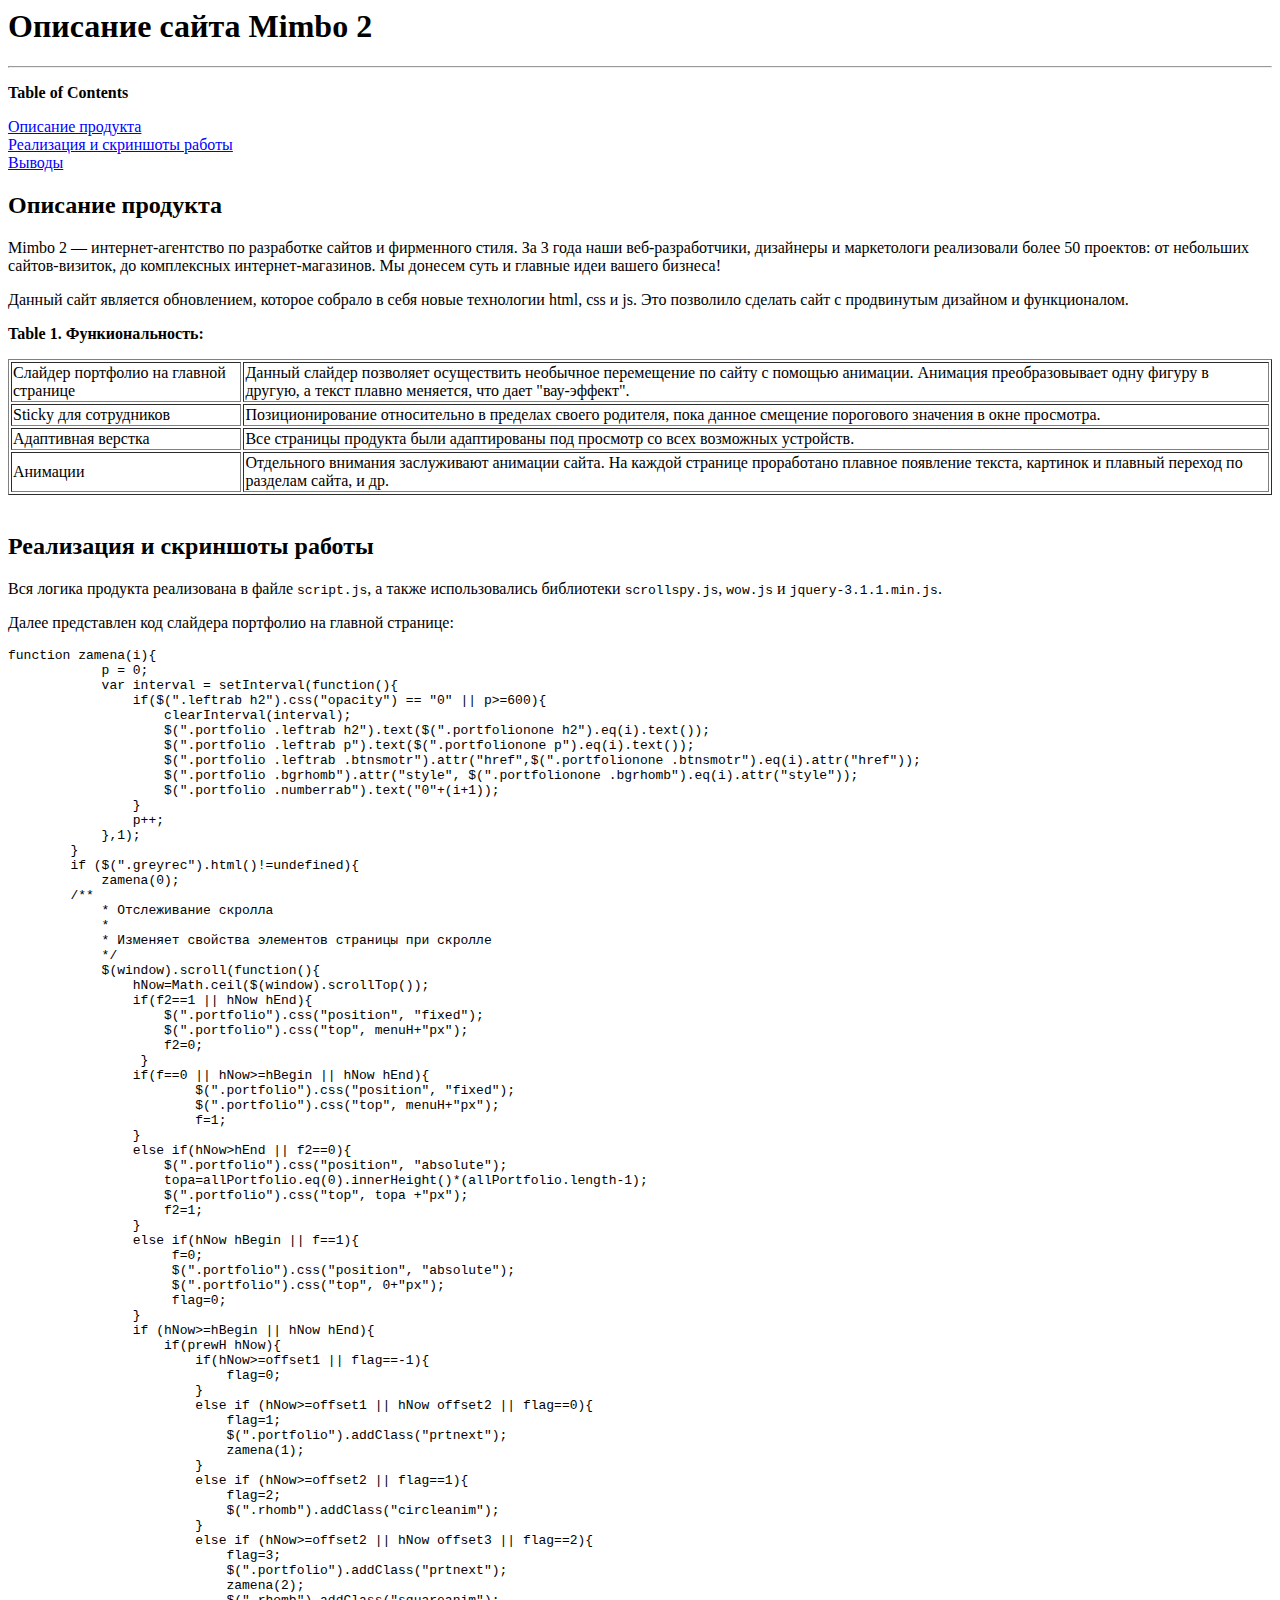
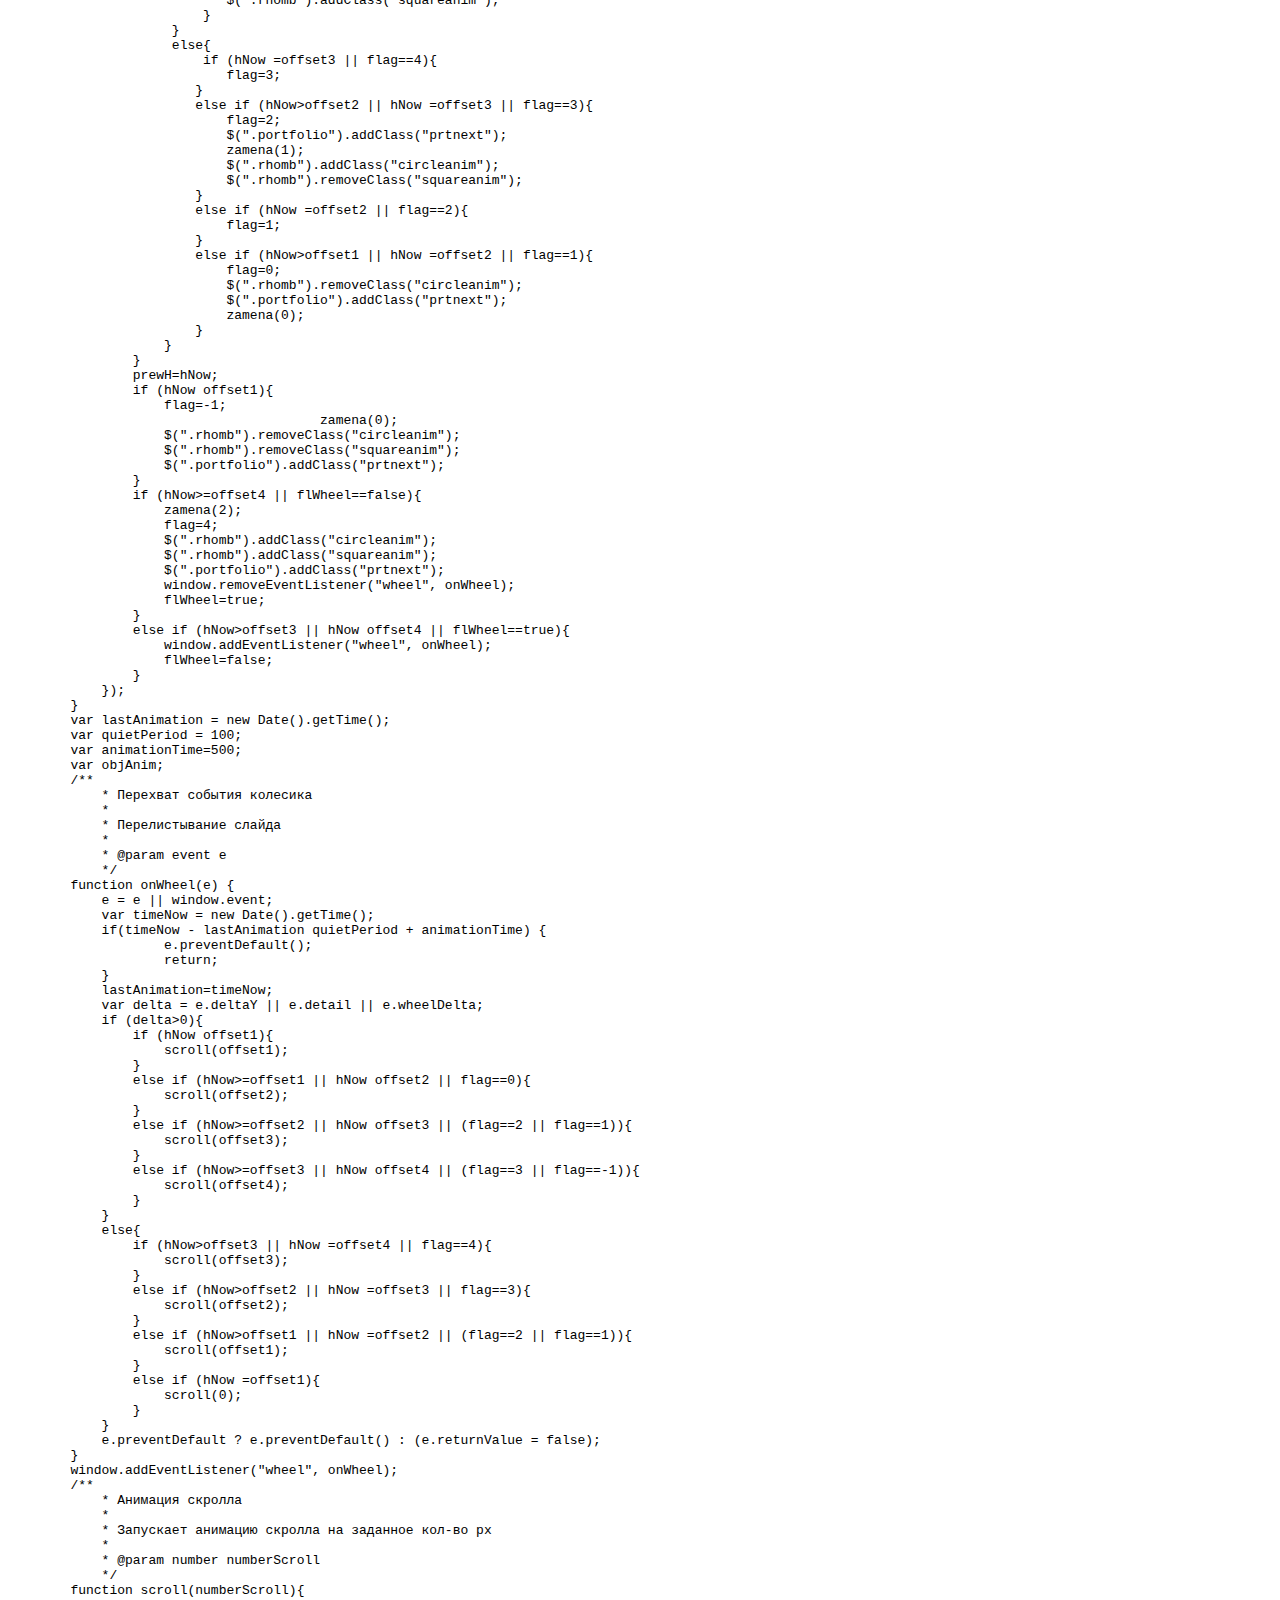
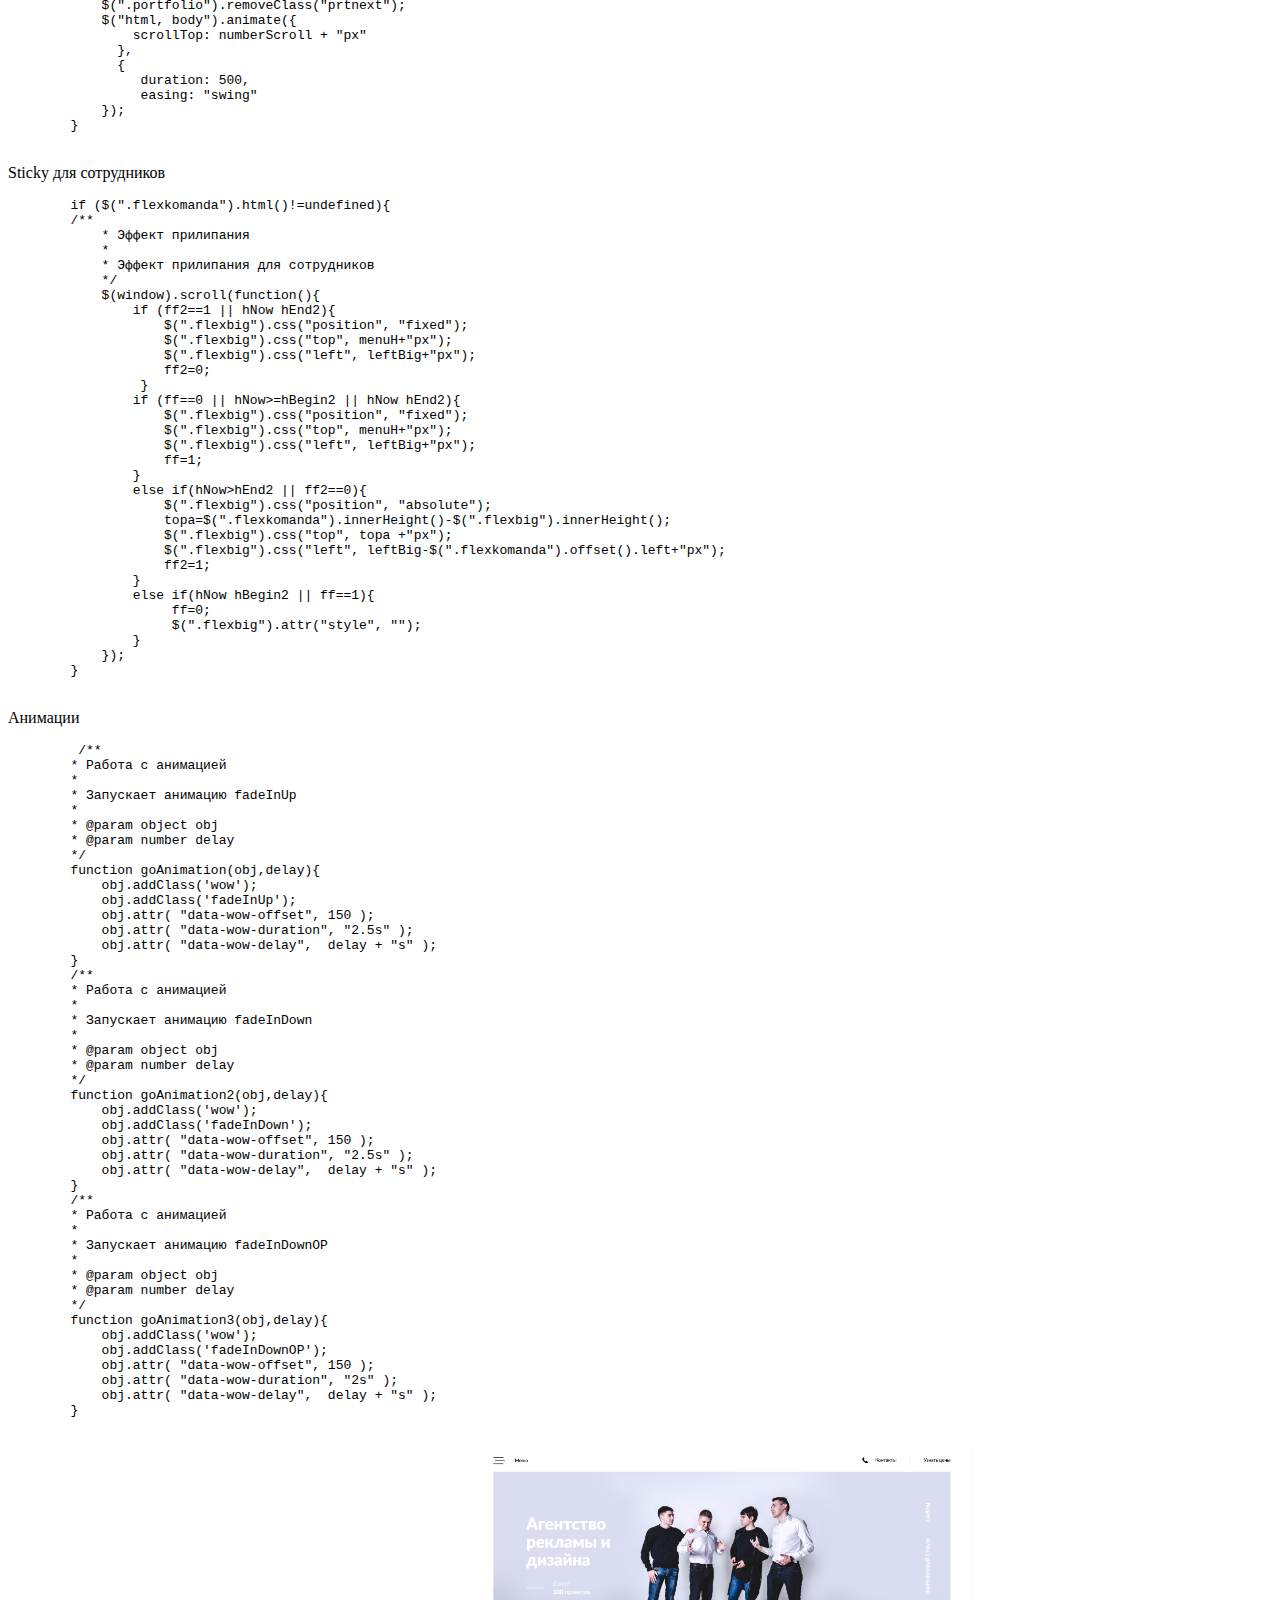
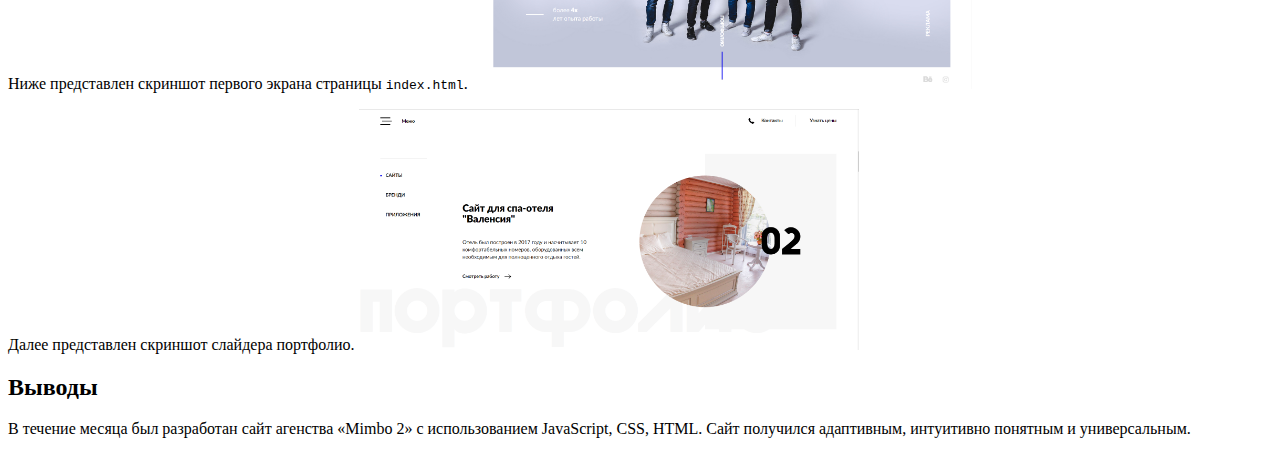
<file: DocBook2/html/laba6.1.html>
<html xmlns:ng="http://docbook.org/docbook-ng"><head>
      <meta http-equiv="Content-Type" content="text/html; charset=ISO-8859-1">
   <title>&#1054;&#1087;&#1080;&#1089;&#1072;&#1085;&#1080;&#1077; &#1089;&#1072;&#1081;&#1090;&#1072; Mimbo 2</title><meta name="generator" content="DocBook XSL Stylesheets V1.79.2"></head><body bgcolor="white" text="black" link="#0000FF" vlink="#840084" alink="#0000FF"><div class="article"><div class="titlepage"><div><div><h1 class="title"><a name="d5e1"></a>&#1054;&#1087;&#1080;&#1089;&#1072;&#1085;&#1080;&#1077; &#1089;&#1072;&#1081;&#1090;&#1072; Mimbo 2</h1></div></div><hr></div><div class="toc"><p><b>Table of Contents</b></p><dl class="toc"><dt><span class="sect1"><a href="#d5e4">&#1054;&#1087;&#1080;&#1089;&#1072;&#1085;&#1080;&#1077; &#1087;&#1088;&#1086;&#1076;&#1091;&#1082;&#1090;&#1072;</a></span></dt><dt><span class="sect1"><a href="#d5e24">&#1056;&#1077;&#1072;&#1083;&#1080;&#1079;&#1072;&#1094;&#1080;&#1103; &#1080; &#1089;&#1082;&#1088;&#1080;&#1085;&#1096;&#1086;&#1090;&#1099; &#1088;&#1072;&#1073;&#1086;&#1090;&#1099;</a></span></dt><dt><span class="sect1"><a href="#d5e46">&#1042;&#1099;&#1074;&#1086;&#1076;&#1099;</a></span></dt></dl></div><div class="sect1"><div class="titlepage"><div><div><h2 class="title" style="clear: both"><a name="d5e4"></a>&#1054;&#1087;&#1080;&#1089;&#1072;&#1085;&#1080;&#1077; &#1087;&#1088;&#1086;&#1076;&#1091;&#1082;&#1090;&#1072;</h2></div></div></div><p>Mimbo 2 &#8212; &#1080;&#1085;&#1090;&#1077;&#1088;&#1085;&#1077;&#1090;-&#1072;&#1075;&#1077;&#1085;&#1090;&#1089;&#1090;&#1074;&#1086; &#1087;&#1086; &#1088;&#1072;&#1079;&#1088;&#1072;&#1073;&#1086;&#1090;&#1082;&#1077; &#1089;&#1072;&#1081;&#1090;&#1086;&#1074; &#1080; &#1092;&#1080;&#1088;&#1084;&#1077;&#1085;&#1085;&#1086;&#1075;&#1086; &#1089;&#1090;&#1080;&#1083;&#1103;.
&#1047;&#1072; 3 &#1075;&#1086;&#1076;&#1072; &#1085;&#1072;&#1096;&#1080; &#1074;&#1077;&#1073;-&#1088;&#1072;&#1079;&#1088;&#1072;&#1073;&#1086;&#1090;&#1095;&#1080;&#1082;&#1080;, &#1076;&#1080;&#1079;&#1072;&#1081;&#1085;&#1077;&#1088;&#1099; &#1080; &#1084;&#1072;&#1088;&#1082;&#1077;&#1090;&#1086;&#1083;&#1086;&#1075;&#1080; &#1088;&#1077;&#1072;&#1083;&#1080;&#1079;&#1086;&#1074;&#1072;&#1083;&#1080; &#1073;&#1086;&#1083;&#1077;&#1077; 50 &#1087;&#1088;&#1086;&#1077;&#1082;&#1090;&#1086;&#1074;: &#1086;&#1090; &#1085;&#1077;&#1073;&#1086;&#1083;&#1100;&#1096;&#1080;&#1093; &#1089;&#1072;&#1081;&#1090;&#1086;&#1074;-&#1074;&#1080;&#1079;&#1080;&#1090;&#1086;&#1082;, &#1076;&#1086; &#1082;&#1086;&#1084;&#1087;&#1083;&#1077;&#1082;&#1089;&#1085;&#1099;&#1093; &#1080;&#1085;&#1090;&#1077;&#1088;&#1085;&#1077;&#1090;-&#1084;&#1072;&#1075;&#1072;&#1079;&#1080;&#1085;&#1086;&#1074;.
&#1052;&#1099; &#1076;&#1086;&#1085;&#1077;&#1089;&#1077;&#1084; &#1089;&#1091;&#1090;&#1100; &#1080; &#1075;&#1083;&#1072;&#1074;&#1085;&#1099;&#1077; &#1080;&#1076;&#1077;&#1080; &#1074;&#1072;&#1096;&#1077;&#1075;&#1086; &#1073;&#1080;&#1079;&#1085;&#1077;&#1089;&#1072;!</p><p>&#1044;&#1072;&#1085;&#1085;&#1099;&#1081; &#1089;&#1072;&#1081;&#1090; &#1103;&#1074;&#1083;&#1103;&#1077;&#1090;&#1089;&#1103; &#1086;&#1073;&#1085;&#1086;&#1074;&#1083;&#1077;&#1085;&#1080;&#1077;&#1084;, &#1082;&#1086;&#1090;&#1086;&#1088;&#1086;&#1077; &#1089;&#1086;&#1073;&#1088;&#1072;&#1083;&#1086; &#1074; &#1089;&#1077;&#1073;&#1103; &#1085;&#1086;&#1074;&#1099;&#1077; &#1090;&#1077;&#1093;&#1085;&#1086;&#1083;&#1086;&#1075;&#1080;&#1080; html, css &#1080; js.
        &#1069;&#1090;&#1086; &#1087;&#1086;&#1079;&#1074;&#1086;&#1083;&#1080;&#1083;&#1086; &#1089;&#1076;&#1077;&#1083;&#1072;&#1090;&#1100; &#1089;&#1072;&#1081;&#1090; &#1089; &#1087;&#1088;&#1086;&#1076;&#1074;&#1080;&#1085;&#1091;&#1090;&#1099;&#1084; &#1076;&#1080;&#1079;&#1072;&#1081;&#1085;&#1086;&#1084; &#1080; &#1092;&#1091;&#1085;&#1082;&#1094;&#1080;&#1086;&#1085;&#1072;&#1083;&#1086;&#1084;.</p><div class="table"><a name="d5e8"></a><p class="title"><b>Table&nbsp;1.&nbsp;&#1060;&#1091;&#1085;&#1082;&#1080;&#1086;&#1085;&#1072;&#1083;&#1100;&#1085;&#1086;&#1089;&#1090;&#1100;:</b></p><div class="table-contents"><table class="table" summary="&#1060;&#1091;&#1085;&#1082;&#1080;&#1086;&#1085;&#1072;&#1083;&#1100;&#1085;&#1086;&#1089;&#1090;&#1100;:" border="1"><colgroup><col><col></colgroup><tbody><tr><td>&#1057;&#1083;&#1072;&#1081;&#1076;&#1077;&#1088; &#1087;&#1086;&#1088;&#1090;&#1092;&#1086;&#1083;&#1080;&#1086; &#1085;&#1072; &#1075;&#1083;&#1072;&#1074;&#1085;&#1086;&#1081; &#1089;&#1090;&#1088;&#1072;&#1085;&#1080;&#1094;&#1077;</td><td>&#1044;&#1072;&#1085;&#1085;&#1099;&#1081; &#1089;&#1083;&#1072;&#1081;&#1076;&#1077;&#1088; &#1087;&#1086;&#1079;&#1074;&#1086;&#1083;&#1103;&#1077;&#1090; &#1086;&#1089;&#1091;&#1097;&#1077;&#1089;&#1090;&#1074;&#1080;&#1090;&#1100; &#1085;&#1077;&#1086;&#1073;&#1099;&#1095;&#1085;&#1086;&#1077; &#1087;&#1077;&#1088;&#1077;&#1084;&#1077;&#1097;&#1077;&#1085;&#1080;&#1077; &#1087;&#1086; &#1089;&#1072;&#1081;&#1090;&#1091; &#1089; &#1087;&#1086;&#1084;&#1086;&#1097;&#1100;&#1102; &#1072;&#1085;&#1080;&#1084;&#1072;&#1094;&#1080;&#1080;.
                        &#1040;&#1085;&#1080;&#1084;&#1072;&#1094;&#1080;&#1103; &#1087;&#1088;&#1077;&#1086;&#1073;&#1088;&#1072;&#1079;&#1086;&#1074;&#1099;&#1074;&#1072;&#1077;&#1090; &#1086;&#1076;&#1085;&#1091; &#1092;&#1080;&#1075;&#1091;&#1088;&#1091; &#1074; &#1076;&#1088;&#1091;&#1075;&#1091;&#1102;, &#1072; &#1090;&#1077;&#1082;&#1089;&#1090; &#1087;&#1083;&#1072;&#1074;&#1085;&#1086; &#1084;&#1077;&#1085;&#1103;&#1077;&#1090;&#1089;&#1103;, &#1095;&#1090;&#1086; &#1076;&#1072;&#1077;&#1090; "&#1074;&#1072;&#1091;-&#1101;&#1092;&#1092;&#1077;&#1082;&#1090;".</td></tr><tr><td>Sticky &#1076;&#1083;&#1103; &#1089;&#1086;&#1090;&#1088;&#1091;&#1076;&#1085;&#1080;&#1082;&#1086;&#1074;</td><td>&#1055;&#1086;&#1079;&#1080;&#1094;&#1080;&#1086;&#1085;&#1080;&#1088;&#1086;&#1074;&#1072;&#1085;&#1080;&#1077; &#1086;&#1090;&#1085;&#1086;&#1089;&#1080;&#1090;&#1077;&#1083;&#1100;&#1085;&#1086; &#1074; &#1087;&#1088;&#1077;&#1076;&#1077;&#1083;&#1072;&#1093; &#1089;&#1074;&#1086;&#1077;&#1075;&#1086; &#1088;&#1086;&#1076;&#1080;&#1090;&#1077;&#1083;&#1103;, &#1087;&#1086;&#1082;&#1072; &#1076;&#1072;&#1085;&#1085;&#1086;&#1077; &#1089;&#1084;&#1077;&#1097;&#1077;&#1085;&#1080;&#1077; &#1087;&#1086;&#1088;&#1086;&#1075;&#1086;&#1074;&#1086;&#1075;&#1086; &#1079;&#1085;&#1072;&#1095;&#1077;&#1085;&#1080;&#1103; &#1074; &#1086;&#1082;&#1085;&#1077; &#1087;&#1088;&#1086;&#1089;&#1084;&#1086;&#1090;&#1088;&#1072;.</td></tr><tr><td>&#1040;&#1076;&#1072;&#1087;&#1090;&#1080;&#1074;&#1085;&#1072;&#1103; &#1074;&#1077;&#1088;&#1089;&#1090;&#1082;&#1072;</td><td>&#1042;&#1089;&#1077; &#1089;&#1090;&#1088;&#1072;&#1085;&#1080;&#1094;&#1099; &#1087;&#1088;&#1086;&#1076;&#1091;&#1082;&#1090;&#1072; &#1073;&#1099;&#1083;&#1080; &#1072;&#1076;&#1072;&#1087;&#1090;&#1080;&#1088;&#1086;&#1074;&#1072;&#1085;&#1099; &#1087;&#1086;&#1076; &#1087;&#1088;&#1086;&#1089;&#1084;&#1086;&#1090;&#1088; &#1089;&#1086; &#1074;&#1089;&#1077;&#1093; &#1074;&#1086;&#1079;&#1084;&#1086;&#1078;&#1085;&#1099;&#1093; &#1091;&#1089;&#1090;&#1088;&#1086;&#1081;&#1089;&#1090;&#1074;.</td></tr><tr><td>&#1040;&#1085;&#1080;&#1084;&#1072;&#1094;&#1080;&#1080;</td><td>&#1054;&#1090;&#1076;&#1077;&#1083;&#1100;&#1085;&#1086;&#1075;&#1086; &#1074;&#1085;&#1080;&#1084;&#1072;&#1085;&#1080;&#1103; &#1079;&#1072;&#1089;&#1083;&#1091;&#1078;&#1080;&#1074;&#1072;&#1102;&#1090; &#1072;&#1085;&#1080;&#1084;&#1072;&#1094;&#1080;&#1080; &#1089;&#1072;&#1081;&#1090;&#1072;.
                        &#1053;&#1072; &#1082;&#1072;&#1078;&#1076;&#1086;&#1081; &#1089;&#1090;&#1088;&#1072;&#1085;&#1080;&#1094;&#1077; &#1087;&#1088;&#1086;&#1088;&#1072;&#1073;&#1086;&#1090;&#1072;&#1085;&#1086; &#1087;&#1083;&#1072;&#1074;&#1085;&#1086;&#1077; &#1087;&#1086;&#1103;&#1074;&#1083;&#1077;&#1085;&#1080;&#1077; &#1090;&#1077;&#1082;&#1089;&#1090;&#1072;, &#1082;&#1072;&#1088;&#1090;&#1080;&#1085;&#1086;&#1082; &#1080; &#1087;&#1083;&#1072;&#1074;&#1085;&#1099;&#1081; &#1087;&#1077;&#1088;&#1077;&#1093;&#1086;&#1076; &#1087;&#1086; &#1088;&#1072;&#1079;&#1076;&#1077;&#1083;&#1072;&#1084; &#1089;&#1072;&#1081;&#1090;&#1072;, &#1080; &#1076;&#1088;.</td></tr></tbody></table></div></div><br class="table-break"></div><div class="sect1"><div class="titlepage"><div><div><h2 class="title" style="clear: both"><a name="d5e24"></a>&#1056;&#1077;&#1072;&#1083;&#1080;&#1079;&#1072;&#1094;&#1080;&#1103; &#1080; &#1089;&#1082;&#1088;&#1080;&#1085;&#1096;&#1086;&#1090;&#1099; &#1088;&#1072;&#1073;&#1086;&#1090;&#1099;</h2></div></div></div><p>&#1042;&#1089;&#1103; &#1083;&#1086;&#1075;&#1080;&#1082;&#1072; &#1087;&#1088;&#1086;&#1076;&#1091;&#1082;&#1090;&#1072; &#1088;&#1077;&#1072;&#1083;&#1080;&#1079;&#1086;&#1074;&#1072;&#1085;&#1072; &#1074; &#1092;&#1072;&#1081;&#1083;&#1077;
                <code class="filename">script.js</code>, &#1072; &#1090;&#1072;&#1082;&#1078;&#1077; &#1080;&#1089;&#1087;&#1086;&#1083;&#1100;&#1079;&#1086;&#1074;&#1072;&#1083;&#1080;&#1089;&#1100; &#1073;&#1080;&#1073;&#1083;&#1080;&#1086;&#1090;&#1077;&#1082;&#1080; <code class="filename">scrollspy.js</code>, <code class="filename">wow.js</code> &#1080;
                <code class="filename">jquery-3.1.1.min.js</code>.</p><p>&#1044;&#1072;&#1083;&#1077;&#1077; &#1087;&#1088;&#1077;&#1076;&#1089;&#1090;&#1072;&#1074;&#1083;&#1077;&#1085; &#1082;&#1086;&#1076; &#1089;&#1083;&#1072;&#1081;&#1076;&#1077;&#1088;&#1072; &#1087;&#1086;&#1088;&#1090;&#1092;&#1086;&#1083;&#1080;&#1086; &#1085;&#1072; &#1075;&#1083;&#1072;&#1074;&#1085;&#1086;&#1081; &#1089;&#1090;&#1088;&#1072;&#1085;&#1080;&#1094;&#1077;:
        </p><pre class="programlisting">function zamena(i){
            p = 0;
            var interval = setInterval(function(){
                if($(".leftrab h2").css("opacity") == "0" || p&gt;=600){
                    clearInterval(interval);
                    $(".portfolio .leftrab h2").text($(".portfolionone h2").eq(i).text());
                    $(".portfolio .leftrab p").text($(".portfolionone p").eq(i).text());
                    $(".portfolio .leftrab .btnsmotr").attr("href",$(".portfolionone .btnsmotr").eq(i).attr("href"));
                    $(".portfolio .bgrhomb").attr("style", $(".portfolionone .bgrhomb").eq(i).attr("style"));
                    $(".portfolio .numberrab").text("0"+(i+1));
                }
                p++;
            },1);
        }
        if ($(".greyrec").html()!=undefined){
            zamena(0);
        /**
            * &#1054;&#1090;&#1089;&#1083;&#1077;&#1078;&#1080;&#1074;&#1072;&#1085;&#1080;&#1077; &#1089;&#1082;&#1088;&#1086;&#1083;&#1083;&#1072;
            *
            * &#1048;&#1079;&#1084;&#1077;&#1085;&#1103;&#1077;&#1090; &#1089;&#1074;&#1086;&#1081;&#1089;&#1090;&#1074;&#1072; &#1101;&#1083;&#1077;&#1084;&#1077;&#1085;&#1090;&#1086;&#1074; &#1089;&#1090;&#1088;&#1072;&#1085;&#1080;&#1094;&#1099; &#1087;&#1088;&#1080; &#1089;&#1082;&#1088;&#1086;&#1083;&#1083;&#1077;
            */
            $(window).scroll(function(){
                hNow=Math.ceil($(window).scrollTop());
                if(f2==1 || hNow hEnd){
                    $(".portfolio").css("position", "fixed");
                    $(".portfolio").css("top", menuH+"px");
                    f2=0;
                 }
                if(f==0 || hNow&gt;=hBegin || hNow hEnd){
                        $(".portfolio").css("position", "fixed");
                        $(".portfolio").css("top", menuH+"px");
                        f=1;
                }
                else if(hNow&gt;hEnd || f2==0){
                    $(".portfolio").css("position", "absolute");
                    topa=allPortfolio.eq(0).innerHeight()*(allPortfolio.length-1);
                    $(".portfolio").css("top", topa +"px");
                    f2=1;
                }
                else if(hNow hBegin || f==1){
                     f=0;
                     $(".portfolio").css("position", "absolute");
                     $(".portfolio").css("top", 0+"px");
                     flag=0;
                }
                if (hNow&gt;=hBegin || hNow hEnd){
                    if(prewH hNow){
                        if(hNow&gt;=offset1 || flag==-1){
                            flag=0;
                        }
                        else if (hNow&gt;=offset1 || hNow offset2 || flag==0){
                            flag=1;
                            $(".portfolio").addClass("prtnext");
                            zamena(1);
                        }
                        else if (hNow&gt;=offset2 || flag==1){
                            flag=2;
                            $(".rhomb").addClass("circleanim");
                        }
                        else if (hNow&gt;=offset2 || hNow offset3 || flag==2){
                            flag=3;
                            $(".portfolio").addClass("prtnext");
                            zamena(2);
                            $(".rhomb").addClass("squareanim");
                         }
                     }
                     else{
                         if (hNow =offset3 || flag==4){
                            flag=3;
                        }
                        else if (hNow&gt;offset2 || hNow =offset3 || flag==3){
                            flag=2;
                            $(".portfolio").addClass("prtnext");
                            zamena(1);
                            $(".rhomb").addClass("circleanim");
                            $(".rhomb").removeClass("squareanim");
                        }
                        else if (hNow =offset2 || flag==2){
                            flag=1;
                        }
                        else if (hNow&gt;offset1 || hNow =offset2 || flag==1){
                            flag=0;
                            $(".rhomb").removeClass("circleanim");
                            $(".portfolio").addClass("prtnext");
                            zamena(0);
                        }
                    }
                }
                prewH=hNow;
                if (hNow offset1){
                    flag=-1;
					zamena(0);
                    $(".rhomb").removeClass("circleanim");
                    $(".rhomb").removeClass("squareanim");
                    $(".portfolio").addClass("prtnext");
                }
                if (hNow&gt;=offset4 || flWheel==false){
                    zamena(2);
                    flag=4;
                    $(".rhomb").addClass("circleanim");
                    $(".rhomb").addClass("squareanim");
                    $(".portfolio").addClass("prtnext");
                    window.removeEventListener("wheel", onWheel);
                    flWheel=true;
                }
                else if (hNow&gt;offset3 || hNow offset4 || flWheel==true){
                    window.addEventListener("wheel", onWheel);
                    flWheel=false;
                }
            });
        }
        var lastAnimation = new Date().getTime();
        var quietPeriod = 100;
        var animationTime=500;
        var objAnim;
        /**
            * &#1055;&#1077;&#1088;&#1077;&#1093;&#1074;&#1072;&#1090; &#1089;&#1086;&#1073;&#1099;&#1090;&#1080;&#1103; &#1082;&#1086;&#1083;&#1077;&#1089;&#1080;&#1082;&#1072;
            *
            * &#1055;&#1077;&#1088;&#1077;&#1083;&#1080;&#1089;&#1090;&#1099;&#1074;&#1072;&#1085;&#1080;&#1077; &#1089;&#1083;&#1072;&#1081;&#1076;&#1072;
            *
            * @param event e
            */
        function onWheel(e) {
            e = e || window.event;
            var timeNow = new Date().getTime();
            if(timeNow - lastAnimation quietPeriod + animationTime) {
                    e.preventDefault();
                    return;
            }
            lastAnimation=timeNow;
            var delta = e.deltaY || e.detail || e.wheelDelta;
            if (delta&gt;0){
                if (hNow offset1){
                    scroll(offset1);
                }
                else if (hNow&gt;=offset1 || hNow offset2 || flag==0){
                    scroll(offset2);
                }
                else if (hNow&gt;=offset2 || hNow offset3 || (flag==2 || flag==1)){
                    scroll(offset3);
                }
                else if (hNow&gt;=offset3 || hNow offset4 || (flag==3 || flag==-1)){
                    scroll(offset4);
                }
            }
            else{
                if (hNow&gt;offset3 || hNow =offset4 || flag==4){
                    scroll(offset3);
                }
                else if (hNow&gt;offset2 || hNow =offset3 || flag==3){
                    scroll(offset2);
                }
                else if (hNow&gt;offset1 || hNow =offset2 || (flag==2 || flag==1)){
                    scroll(offset1);
                }
                else if (hNow =offset1){
                    scroll(0);
                }
            }
            e.preventDefault ? e.preventDefault() : (e.returnValue = false);
        }
        window.addEventListener("wheel", onWheel);
        /**
            * &#1040;&#1085;&#1080;&#1084;&#1072;&#1094;&#1080;&#1103; &#1089;&#1082;&#1088;&#1086;&#1083;&#1083;&#1072;
            *
            * &#1047;&#1072;&#1087;&#1091;&#1089;&#1082;&#1072;&#1077;&#1090; &#1072;&#1085;&#1080;&#1084;&#1072;&#1094;&#1080;&#1102; &#1089;&#1082;&#1088;&#1086;&#1083;&#1083;&#1072; &#1085;&#1072; &#1079;&#1072;&#1076;&#1072;&#1085;&#1085;&#1086;&#1077; &#1082;&#1086;&#1083;-&#1074;&#1086; px
            *
            * @param number numberScroll
            */
        function scroll(numberScroll){
            $(".portfolio").removeClass("prtnext");
            $("html, body").animate({
                scrollTop: numberScroll + "px"
              },
              {
                 duration: 500,
                 easing: "swing"
            });
        }
        </pre><p>Sticky &#1076;&#1083;&#1103; &#1089;&#1086;&#1090;&#1088;&#1091;&#1076;&#1085;&#1080;&#1082;&#1086;&#1074;
        </p><pre class="programlisting">
        if ($(".flexkomanda").html()!=undefined){
        /**
            * &#1069;&#1092;&#1092;&#1077;&#1082;&#1090; &#1087;&#1088;&#1080;&#1083;&#1080;&#1087;&#1072;&#1085;&#1080;&#1103;
            *
            * &#1069;&#1092;&#1092;&#1077;&#1082;&#1090; &#1087;&#1088;&#1080;&#1083;&#1080;&#1087;&#1072;&#1085;&#1080;&#1103; &#1076;&#1083;&#1103; &#1089;&#1086;&#1090;&#1088;&#1091;&#1076;&#1085;&#1080;&#1082;&#1086;&#1074;
            */
            $(window).scroll(function(){
                if (ff2==1 || hNow hEnd2){
                    $(".flexbig").css("position", "fixed");
                    $(".flexbig").css("top", menuH+"px");
                    $(".flexbig").css("left", leftBig+"px");
                    ff2=0;
                 }
                if (ff==0 || hNow&gt;=hBegin2 || hNow hEnd2){
                    $(".flexbig").css("position", "fixed");
                    $(".flexbig").css("top", menuH+"px");
                    $(".flexbig").css("left", leftBig+"px");
                    ff=1;
                }
                else if(hNow&gt;hEnd2 || ff2==0){
                    $(".flexbig").css("position", "absolute");
                    topa=$(".flexkomanda").innerHeight()-$(".flexbig").innerHeight();
                    $(".flexbig").css("top", topa +"px");
                    $(".flexbig").css("left", leftBig-$(".flexkomanda").offset().left+"px");
                    ff2=1;
                }
                else if(hNow hBegin2 || ff==1){
                     ff=0;
                     $(".flexbig").attr("style", "");
                }
            });
        }
        </pre><p>&#1040;&#1085;&#1080;&#1084;&#1072;&#1094;&#1080;&#1080;</p><pre class="programlisting">
         /**
        * &#1056;&#1072;&#1073;&#1086;&#1090;&#1072; &#1089; &#1072;&#1085;&#1080;&#1084;&#1072;&#1094;&#1080;&#1077;&#1081;
        *
        * &#1047;&#1072;&#1087;&#1091;&#1089;&#1082;&#1072;&#1077;&#1090; &#1072;&#1085;&#1080;&#1084;&#1072;&#1094;&#1080;&#1102; fadeInUp
        *
        * @param object obj
        * @param number delay
        */
        function goAnimation(obj,delay){
            obj.addClass('wow');
            obj.addClass('fadeInUp');
            obj.attr( "data-wow-offset", 150 );
            obj.attr( "data-wow-duration", "2.5s" );
            obj.attr( "data-wow-delay",  delay + "s" );
        }
        /**
        * &#1056;&#1072;&#1073;&#1086;&#1090;&#1072; &#1089; &#1072;&#1085;&#1080;&#1084;&#1072;&#1094;&#1080;&#1077;&#1081;
        *
        * &#1047;&#1072;&#1087;&#1091;&#1089;&#1082;&#1072;&#1077;&#1090; &#1072;&#1085;&#1080;&#1084;&#1072;&#1094;&#1080;&#1102; fadeInDown
        *
        * @param object obj
        * @param number delay
        */
        function goAnimation2(obj,delay){
            obj.addClass('wow');
            obj.addClass('fadeInDown');
            obj.attr( "data-wow-offset", 150 );
            obj.attr( "data-wow-duration", "2.5s" );
            obj.attr( "data-wow-delay",  delay + "s" );
        }
        /**
        * &#1056;&#1072;&#1073;&#1086;&#1090;&#1072; &#1089; &#1072;&#1085;&#1080;&#1084;&#1072;&#1094;&#1080;&#1077;&#1081;
        *
        * &#1047;&#1072;&#1087;&#1091;&#1089;&#1082;&#1072;&#1077;&#1090; &#1072;&#1085;&#1080;&#1084;&#1072;&#1094;&#1080;&#1102; fadeInDownOP
        *
        * @param object obj
        * @param number delay
        */
        function goAnimation3(obj,delay){
            obj.addClass('wow');
            obj.addClass('fadeInDownOP');
            obj.attr( "data-wow-offset", 150 );
            obj.attr( "data-wow-duration", "2s" );
            obj.attr( "data-wow-delay",  delay + "s" );
        }
            </pre><p>&#1053;&#1080;&#1078;&#1077; &#1087;&#1088;&#1077;&#1076;&#1089;&#1090;&#1072;&#1074;&#1083;&#1077;&#1085; &#1089;&#1082;&#1088;&#1080;&#1085;&#1096;&#1086;&#1090; &#1087;&#1077;&#1088;&#1074;&#1086;&#1075;&#1086; &#1101;&#1082;&#1088;&#1072;&#1085;&#1072; &#1089;&#1090;&#1088;&#1072;&#1085;&#1080;&#1094;&#1099; <code class="filename">index.html</code>. <span class="inlinemediaobject"><img src="main.png" width="500"></span></p><p>&#1044;&#1072;&#1083;&#1077;&#1077; &#1087;&#1088;&#1077;&#1076;&#1089;&#1090;&#1072;&#1074;&#1083;&#1077;&#1085; &#1089;&#1082;&#1088;&#1080;&#1085;&#1096;&#1086;&#1090; &#1089;&#1083;&#1072;&#1081;&#1076;&#1077;&#1088;&#1072; &#1087;&#1086;&#1088;&#1090;&#1092;&#1086;&#1083;&#1080;&#1086;. <span class="inlinemediaobject"><img src="2.png" width="500"></span></p></div><div class="sect1"><div class="titlepage"><div><div><h2 class="title" style="clear: both"><a name="d5e46"></a>&#1042;&#1099;&#1074;&#1086;&#1076;&#1099;</h2></div></div></div><p> &#1042; &#1090;&#1077;&#1095;&#1077;&#1085;&#1080;&#1077; &#1084;&#1077;&#1089;&#1103;&#1094;&#1072; &#1073;&#1099;&#1083; &#1088;&#1072;&#1079;&#1088;&#1072;&#1073;&#1086;&#1090;&#1072;&#1085; &#1089;&#1072;&#1081;&#1090; &#1072;&#1075;&#1077;&#1085;&#1089;&#1090;&#1074;&#1072; &laquo;Mimbo 2&raquo; &#1089; &#1080;&#1089;&#1087;&#1086;&#1083;&#1100;&#1079;&#1086;&#1074;&#1072;&#1085;&#1080;&#1077;&#1084; JavaScript, CSS, HTML. &#1057;&#1072;&#1081;&#1090; &#1087;&#1086;&#1083;&#1091;&#1095;&#1080;&#1083;&#1089;&#1103; &#1072;&#1076;&#1072;&#1087;&#1090;&#1080;&#1074;&#1085;&#1099;&#1084;, &#1080;&#1085;&#1090;&#1091;&#1080;&#1090;&#1080;&#1074;&#1085;&#1086; &#1087;&#1086;&#1085;&#1103;&#1090;&#1085;&#1099;&#1084; &#1080; &#1091;&#1085;&#1080;&#1074;&#1077;&#1088;&#1089;&#1072;&#1083;&#1100;&#1085;&#1099;&#1084;.</p></div></div></body></html>
</file>
<file: css/style.css>
body{
	font-family: 'Lato';
	font-size: 16px;
	font-weight: bold;
	color: #000;
	overflow-x: hidden;
}
h1, h2, h3, h4, h5, p{
	margin: 0px;
	font-size: 18px;
}
a:focus, a:hover{
	text-decoration: none;
	color: #000;
}
ul{
	padding: 0px;
	margin: 0px;
}
.block1{
	padding: 0px 65px;
	min-height: 580px;
	height: calc(100vh - 70px);
	position: relative;
}
.menu{
	height: 70px;
	width: 100%;
	background-color: #fff;
	position: fixed;
	top: 0px;
	left: 0px;
	z-index: 15;
	padding: 0px 65px;
}
.leftmenu{
	float: left;
	margin-top: 22px;
	padding-left: 65px;
}
.btnmenu{
	position: fixed;
	top: 25px;
	left: 65px;
	width: 35px;
	cursor: pointer;
	z-index: 10;
}

@keyframes Title {
  0%   { 
	padding-top:0px;
	opacity:1;
  }
  50% { 
	padding-top:104px;
    opacity:0;
  }
  100% {
	padding-top:0px;
	opacity:1;
  }
}

@keyframes Title2 {
  0%   { 
	padding-left:0px;
    opacity:1;
  }
  50% { 
	padding-left:213px;
    opacity:0;
  }
  100% {
	padding-left:0px;
	opacity:1;
  }
}


@keyframes Portfolio {
  0%{ 
	margin-left:0px;
	opacity:1;
  }
  50%{ 
	margin-left:-200px;
    opacity:0;
  }
  100%{
	margin-left:0px;
	opacity:1;
  }
}

@keyframes fadeInN {
  0%{ 
  opacity:1;
  }
  25%{ 
    opacity:0;
  }
   50%{ 
    opacity:0;
  }
  100%{	
	   opacity:1;
  }
}
.bgheader2 {
	background-size:140%;
}
@keyframes scaleHeaders {
  0%{ 
	background-size:100%;
  }
  100%{
	background-size:100%;
  }
}
.scaleHeader {
	-webkit-animation-name: scaleHeaders;
    animation-name: scaleHeaders;
    -webkit-animation-fill-mode: both;
    animation-fill-mode: both;
    -webkit-animation-timing-function:  ease-in;
	animation-timing-function:ease-in;
}
.prtnext .vuborrab{
	animation-name:Portfolio;
	animation-duration: 1.2s;
	animation-timing-function: cubic-bezier(.8,-.5,.2,0.2);
}
.portfolio h2 {
	overflow:hidden;
	height:104px;
}
.prtnext p{
	animation-name:fadeInN;
	animation-duration: 1.5s;
	animation-timing-function: cubic-bezier(.8,-.5,.2,0.2);
}
.prtnext a{
	animation-name:fadeInN;
	animation-duration: 1.5s;
	animation-timing-function: cubic-bezier(.8,-.5,.2,0.2);
}
.prtnext h2{
	animation-name:Title;
	animation-duration: 1.2s;
	animation-timing-function: cubic-bezier(.8,-.5,.2,0.2);
}
.prtnext .numberrab {
	width:213px;
	animation-name:Title2;
	animation-duration: 1s;
	animation-timing-function: cubic-bezier(.8,-.5,.2,0.2);
	overflow:hidden;
}
.linemenu{
	width: calc(100% - 5px);
	height: 2px;
	background-color: #000;
	margin-top: 8px;
	-webkit-transition: all 400ms;
	-moz-transition: all 400ms;
	-ms-transition: all 400ms;
	-o-transition: all 400ms;
	transition: all 400ms;
}
.linemenu:nth-child(1){
	margin-top: 0px;
}
.linemenu:nth-child(2){
	margin-left: 5px;
}
.m{
	cursor: pointer;
	padding-top: 4px;
	font-size: 14px;
}
.btnmenu:hover .linemenu:nth-child(2){
	margin-left: 0px;
}
.btnmenu:hover .linemenu:nth-child(1), .btnmenu:hover .linemenu:nth-child(3){
	margin-left: 5px;
}
.rightmenu{
	float: right;
	margin-top: 17px;
}
.cont{
	display: inline-block;
	padding: 8px 39px;
	border-right: 1px solid #E5E5E5;
	background: url(../img/phone.svg) no-repeat left center;
	-webkit-background-size: 18px 18px;
	background-size: 18px 18px;
	color: #000;
	cursor: pointer;
	font-size: 14px;
}
.cost{
	display: inline-block;
	padding: 8px 0px;
	padding-left: 39px;
	color: #000;
	cursor: pointer;
	font-size: 14px;
}
.black{
	width: 100%;
	height: 100%;
	background-color: #000;
	opacity: 0.15;
	position: absolute;
}
.bgheader, .bgheader2{
	-webkit-background-size: cover!important;
	background-size: cover!important;
	width: 100%;
	height: calc(100% - 70px); 		/* 70 padding-bottom*/
	position: relative;
	margin-top: 70px;
}
.soc{
	position: absolute;
	right: 70px;
	bottom: 17px;
}
.bh{
	display: inline-block;
	width: 27px;
	height: 18px;
	background: url(../img/behance.svg) no-repeat center;
	-webkit-background-size: 100%;
	background-size: 100%;
	opacity: 0.15;
	margin-right: 28px;
}
.ig{
	display: inline-block;
	width: 18px;
	height: 18px;
	background: url(../img/instagram.svg) no-repeat center;
	-webkit-background-size: 100%;
	background-size: 100%;
	opacity: 0.15;
}
.bgheader h1{
	text-transform: uppercase;
	color: #fff;
	margin-left: 50px;
	padding-right: 50px;
	padding-top: 10.12%;
	font-size: 66px;
	font-weight: 900;
	position: relative;
}
.bgheader h2{
	font-size: 18px;
	color: #fff;
	padding-top: 2%;
	margin-left: 230px;
	position: relative;
}
.whiteline{
	background-color: #fff;
	width: 1px;
	opacity: 0.5;
	position: absolute;	
}
.whiteline1{
	left: 5px;
}
.whiteline2{
	left: 2px;
}
.bgheader p{
	position: absolute;
	bottom: 70px;
	left: 178px;
	color: #fff;
	font-size: 70px;
	font-family: 'Rostov';
	font-weight: normal;
}
.nextblock, .nextblock2, .nextblock3, .nextblock4{
	display: table;
	margin-top: -134px;
	font-size: 14px;
	font-weight: 800;
	color: #fff;
	-webkit-transform: rotate(90deg);
	-moz-transform: rotate(90deg);
	-ms-transform: rotate(90deg);
	-o-transform: rotate(90deg);
	transform: rotate(90deg);
	cursor: pointer;
}
.linenext{
	width: 85px;
	height: 2px;
	background-color: #000;
	position: absolute;
	right: -100px;
	top: calc(50% - 2px);
}
.block2, .block3{
	height: calc(100vh - 70px)!important;
}
.block2, .block3, .block4, .block5, .block8, .block9{
	min-height: 580px;
	padding: 0px 113px;
	background-color: #fff;
	position: relative;
}
.block5{
	padding-bottom: 130px;
}
.block6{
	padding: 0px 70px;
	padding-top: 135px;
	padding-bottom: 280px;
	background-color: #FBFBFB;
	position: relative;
}
.block8{
	min-height: auto;
	background-color: #EEF2F5;
}
.block9{
	min-height: auto;
	padding-bottom: 306px;
}

.greyline0, .greyline00, .greyline00copy, .greyline1, .greyline2, .greyline3, .greyline4, .greyline5, .greyline6, .greyline7{
	height: 100%;
	width: 1px;
	background-color: #000;
	opacity: 0.15;
	position: absolute;
	top: 0px;
	left: 120px;
}
.greyline0{
	top: auto;
	left: 1px;
}
.greyline00, .greyline00copy{
	left: auto;
	top: auto;
	right: 3px;
}
.greyline01{
	background-color: #fff;
	opacity: 0.5;
}
.greyline001{
	height: 50%;
}
.greyline02{
	height: 70.59%;
}
.greyline07{
	height: 71.27%;
}
.greyline2{
	left: 297px;
}
.greyline3{
	height: 195px;
}
.greyline4{
	height: 366px;
}
.greyline5{
	left: auto;
}
.greyline05{
	height: 85.51%;
}
.greyline6{
	top: 256px;
	height: calc(100% - 256px);
	left: 0px;
}
.firstgreyline{
	top: -70px;
	height: calc(100% + 100px);
}
.block2 h2, .block3 h2, .block4 h2, .block5 h2, .block8 h2, .block9 h2{
	font-family: 'Rostov';
	font-size: 245px;
	margin-top: 30px;
	font-weight: normal;
	display: inline-block;	
	position: relative;
}
.block2 h2 span, .block3 h2 span, .block4 h2 span, .block5 h2 span{
	color: #E6E6E6;
}
.block8 h2 span{
	color: #fff;
}
.buyer{
	display: inline-flex;
	margin-left: 85px;
}
.photobuyer{
	border-radius: 50%;	
	width: 132px;
	height: 132px;	
	-webkit-background-size: cover!important;
	background-size: cover!important;
}
.opis1{
	align-self: center;
	margin-left: 65px;
	width: 190px;
}
.opis1 p{
	font-weight: normal;	
}
.opis3{
	margin-top: 70px;
	margin-left: 314px;
	display: flex;
}
.opis2{	
	max-width: 728px;
}
.opis5{
	max-width: 780px;
	position: relative;
}
.opis2 p, .opis4 p{
	font-weight: normal;
	margin-bottom: 50px;
}
.opis2 p:last-child, .opis4 p:last-child{
	margin-bottom: 0px;
}
.site, .botsite{
	padding: 5px 0px;
	padding-right: 40px;
	background: url(../img/link.png) no-repeat right center;
	-webkit-background-size: 26px 26px;
	background-size: 26px 26px;
	color: #000;	
}
.forline{
	position: relative;
	align-self: center;
	margin-left: 93px;
	height: 28px;
}
.botsite{
	margin-left: 314px;
	text-transform: uppercase;
}
.web{
	top: 193px;
	left: -54px;
	font-size: 70px;
	font-family: 'Rostov';
	font-weight: normal;	
	color: #E6E6E6;
	position: absolute;
}
.nextblock2, .nextblock3{
	color: #000;
	position: absolute;
	margin-top: 0px;
	bottom: 126px;
	left: calc(50% - 10px);
}
.nextblock2{
	bottom: 121px;
}
.block4{
	overflow: hidden;
}
.mod{
	margin-top: 75px;
	margin-left: 314px;
}
.modules, .colors, .fonts{
	display: flex;
	flex-wrap: wrap;
	max-width: 1225px;
	margin-left: 314px;
	margin-top: 20px;
}
.colors{
	max-width: 1125px;
}
.fonts{
	max-width: 1080px;
}
.font{
	margin-top: 50px;
	padding-right: 30px;
	width: 250px;
}
.font p{
	font-weight: normal;
}
.font div{
	margin-top: 10px;
	opacity: 0.35;
	font-weight: normal;
}
.example{
	max-width: 800px;
	margin-top: 50px;
	align-self: flex-start;
}
.module{
	display: flex;
	margin-top: 50px;
	width: 245px;
	padding-right: 15px;
}
.color{
	margin-top: 50px;
	text-align: center;
	padding-right: 144px;
}
.color:last-child{
	padding-right: 0px;
}
.circlecolor{
	width: 80px;
	height: 80px;
	border-radius: 50%;
	margin: 0 auto;
}
.color p{
	margin-top: 20px;
}
.nummod{
	width: 65px;
	height: 65px;
	font-size: 20px;
	text-align: center;
	padding-top: 19px;
	border-radius: 50%;
	background-color: #0100F0;
	color: #fff;
}
.module p{
	align-self: center;
	margin-left: 25px;
	font-weight: normal;
}
.nextblock3{
	bottom: 125px;
}
.words{
	align-self: flex-start;
	font-size: 24px;
	margin-left: 200px;
	margin-top: -108px;
	position: relative;
	white-space: nowrap;
}
.countwords{
	font-size: 80px;
	position: absolute;
	top: 144px;
	left: 103px;
	font-family: 'Rostov';
	font-weight: normal;
}
.bgblue{
	height: 680px;
	width: calc(100% + 226px);
	background-color: #0100F0;
	position: relative;
	margin-top: 80px;
	padding-top: 215px;
	margin-left: -113px;
}
.greypoints1{
	background: url(../img/point.png);
	width: 400px;
	height: 400px;
	margin-left: 579px;
}
.prototype{
	width: 1455px;
	height: 865px;
	position: absolute;
	bottom: 0px;
	right: 0px;
	-webkit-background-size: cover!important;
	background-size: cover!important;
}
.mod2{
	margin-left: 314px;
	margin-top: 15px;
}
.opis4{
	max-width: 1060px;
	margin-top: 75px;
	margin-left: 314px;
}
.number{
	position: absolute;
	font-size: 200px;
	right: 371px;
	top: -137px;
	color: #E6E6E6;
	font-family: 'Rostov';
	font-weight: normal;
}
.number0{
	right: 341px;
}
.number1{
	color: #000;
}
.number2{
	font-size: 267px;
	color: #0100F0;
	font-family: 'Rostov';
	font-weight: normal;
}
.number span{
	color: #0100F0;
}
.number1 span{
	color: #fff;
}
.str{
	font-size: 24px;
	margin-left: 95px;
	position: relative;
	display: table;
}
.browser{
	max-width: 1456px;	
	position: relative;
	margin: 0 auto;
	margin-top: 120px;
}
.browser img{
	width: 100%;
}
.block7{
	background-color: #fff;
	position: relative;
}
.bgblue2{
	height: 78.25%;
	width: 100%;
	background-color: #0100F0;
	position: absolute;
	bottom: 0px;
	left: 0px;	
}
.greypoints2{
	background: url(../img/point.png);
	width: 500px;
	height: 500px;
	padding-top: 85px;
	padding-left: 91px;
	position: absolute;
	right: 312px;
	top: 113px;
}
.manydevices{
	position: relative;
	margin-top: -137px;
	margin-left: 60px;
	max-width: calc(100% - 120px);		/* ml 60 px mr 60px */
}
.doublephone{
	margin-left: 600px;
	margin-top: -300px;
	max-width: 950px;
}
.triplephone{
	margin-top: -190px;
	margin-left: 50px;
	max-width: 1050px;
}
.adrsite{
	margin-top: 86px;
	margin-left: 314px;
	font-weight: normal;
	color: #E6E6E6;
}
.rightthank{
	text-align: right;
}
.thank{
	display: inline-table;
	margin-top: 16px;	
	padding-right: 310px;
}
.thank p{
	 font-family: 'Rostov';
	font-weight: normal;
	font-size: 80px;
	color: #E6E6E6;
}
.thank div{
	font-size: 35px;
	font-weight: 900;
	margin-top: -20px;
	text-align: left;
}
.menublock{
	display: none;
	background-color: #fff;
	position: fixed;
	height: 100vh;
	min-height: 650px;
	width: 100vw;
	left: 0px;
	top: 0px;
	z-index: 20;
	text-transform: uppercase;
}
.greymenu{
	position: absolute;
	left: 65px;
	top: 70px;
	width: calc(100% - 130px);
	height: calc(100% - 140px);
	background-color: #F8F8F8;
	z-index: -1;
	overflow: hidden;
}
.flexmenu{
	position: absolute;
	left: 0px;
	top: 0px;
	height: 100%;
	width: 100%;
	display: flex;
	align-items: center;
	padding-left: 165px;
}
.ssulki a{
	display: table;
	position: relative;
	font-size: 40px;
	line-height: 50px;
	font-weight: 900;
	margin-top: 30px;
	color: #000;
	padding-right: 71px;
	background-position: right 45px center;
	-webkit-transition: all 400ms;
	-moz-transition: all 400ms;
	-ms-transition: all 400ms;
	-o-transition: all 400ms;
	transition: all 400ms;
}
.ssulki a:nth-child(1){
    margin-top: 0px;
}
.ssulki a:nth-child(1), .ssulki a:nth-child(2), .ssulki a:nth-child(3){
	font-size: 60px;
	line-height: 70px;
}
.ssulki a:hover{
	background: url(../img/bluesquare.svg) no-repeat right center;
	-webkit-background-size: 25px;
	background-size: 25px;
}
.closemenu{
	position: absolute;
	right: 136px;
	top: 155px;
	display: table;
	cursor: pointer;
	z-index: 1;
}
.openmenu{
	display: block;
}
.bgheader2{
	color: #fff;
}
.forflexagency{
	display: flex;
	height: 100%;
	width: 100%;
	justify-content: space-between;
	align-items: center;
}
.leftagency{
	margin-left: 100px;
}
.bgheader2 h1{
	font-size: 64px;
	font-weight: 900;
	max-width: 360px;
}
.bgheader2 ul{
	margin-top: 15px;
}
.bgheader2 ul li{
	font-size: 18px;
	font-weight: normal;
	margin-top: 75px;
	padding-left: 81px;
	background: url(../img/whitelineli.svg) no-repeat left center;
	-webkit-background-size: 53px 2px;
	background-size: 53px 2px;
	list-style-type: none;
}
.bgheader2 ul li span{
	font-weight: 900;
}
.rightagency{
	display: flex;
	-webkit-transform: rotate(-90deg);
	-moz-transform: rotate(-90deg);
	-ms-transform: rotate(-90deg);
	-o-transform: rotate(-90deg);
	transform: rotate(-90deg);
}
.rightagency a{
	color: #fff;
	text-transform: uppercase;
	margin-right: 90px;
	margin-top: 270px;	
}
.rightagency a:last-child{
	margin-right: 0px;
}
.nextblock4{
	margin-top: -120px;
}
.allportfolio{
	position: relative;
}
.portfolio{
	width: 100%;
	padding: 0px 65px;
	position: absolute;
	top: 0px;
	overflow: hidden;
	height: calc(100vh - 70px);
	min-height: 580px;
	display: flex;
	align-items: center;
	z-index: 1;
}
.portfolionone{
	opacity: 0;
}
.portfolionone *{
	display: none;
}
.vuborrab{
	position: absolute;
	left: 65px;
	top: 80px;
	border-top: 1px solid #D9D9D9;
	padding-right: 20px;
	display: table;
}
.vuborrab ul li{
	padding-left: 16px;
	margin-top: 40px;
	text-transform: uppercase;
	font-size: 14px;
	cursor: pointer;
	list-style-type: none;
}
.vuborrab ul li:hover{
	background: url(../img/bluesquare.svg) no-repeat left center;
	-webkit-background-size: 3px 3px;
	background-size: 3px 3px;
}
.activevuborrab{
	background: url(../img/bluesquare.svg) no-repeat left center;
	-webkit-background-size: 5px 5px!important;
	background-size: 5px 5px!important;
}
.flexrab{
	width: 100%;
	margin-left: 340px;
	display: flex;
	flex-wrap: wrap;
	justify-content: space-between;
}
.leftrab{
    align-self: center;
	max-width: 570px;
}
.leftrab h2{
	font-size: 48px;
	font-weight: 900;
}
.leftrab p{
	font-size: 16px;
	font-weight: normal;
	max-width: 380px;
	margin-top: 38px;
}
.btnsmotr{
	display: table;
	font-size: 14px;
	margin-top: 38px;
	padding-right: 40px;
	background: url(../img/right-arrow.svg) no-repeat right 5px center;
	-webkit-background-size: 20px 14px;
	background-size: 20px 14px;
	color: #000;
	cursor: pointer;
	-webkit-transition: background 400ms;
	-moz-transition: background 400ms;
	-ms-transition: background 400ms;
	-o-transition: background 400ms;
	transition: background 400ms;
}
.btnsmotr:hover{
	background-position: right center;
}
.portfolionone .btnsmotr {    
	display: inline;
}
.greyrec{
	height: calc(100vh - 200px);
	width: 560px;
	margin-left: 240px;
	background-color: #F7F7F7;
	position: relative;
	display: flex;
	align-items: center;
}
.rhomb{
	width: 424px;
	height: 424px;
	position: absolute;
	left: -212px;
	top: calc(50% - 212px);
	overflow: hidden;
	border-radius: 30% 50% 40% 30% / 40% 50% 35% 80%;
	-webkit-transform: rotate(45deg);
	-moz-transform: rotate(45deg);
	-ms-transform: rotate(45deg);
	-o-transform: rotate(45deg);
	transform: rotate(45deg);
	-webkit-transition: all 1s;
	-moz-transition: all 1s;
	-ms-transition: all 1s;
	-o-transition: all 1s;
	transition: all 1s cubic-bezier(.8,-.5,.3,1.8);
}
.circleanim{
	border-radius: 50%;
	width: 449px;
	height: 449px;
	left: -225px;
	top: calc(50% - 225px);
}
.squareanim{
    border-radius:0px;
    width: 320px;
    height: 320px;
	left:-170px;
    top:calc(50% - 160px);
}
.squareanim .bgrhomb {
	transition: all 1s cubic-bezier(.8,-.5,.3,1.8);	
}
.bgrhomb{
	width: 144%;
	height: 144%;
	position: absolute;
	left: -22%;
	top: -22%;
	-webkit-transform: rotate(-45deg);
	-moz-transform: rotate(-45deg);
	-ms-transform: rotate(-45deg);
	-o-transform: rotate(-45deg);
	transform: rotate(-45deg);
	transition: border 1s!important;
    transition: background 0s!important;
    transition: rotate 1s!important;
	background-size: cover!important;
	-webkit-background-size: cover!important;
}
.numberrab{
	position: relative;
	font-family: 'Rostov';
	font-weight: normal;
	font-size: 150px;
	margin-left: 248px;
}
.opisslovo{
	font-size: 400px;
	font-family: 'Rostov';
	font-weight: normal;
	position: absolute;
	left: 0px;
	bottom: -30px;
	color: #F7F7F7;
	line-height: 480px;
	z-index: -1;
}
.opisslovomenu{
	left: auto;
	right: -100px;
	color: #F0F0F0;
	z-index: -1;
	line-height: 400px;
	bottom: -80px;
	text-transform: lowercase;
}
section{
	position: relative;
	padding: 0px 65px;
	padding-top: 165px;
	overflow: hidden;
}
section h2{
	font-size: 40px;
	padding-left: 115px;
	background: url(../img/blueline.svg) no-repeat left center;
	-webkit-background-size: 75px 2px;
	background-size: 75px 2px;
}
section p{
	font-size: 16px;
	font-weight: normal;
	margin-top: 40px;
}
.flexkomanda{
	display: flex;
	flex-wrap: wrap;
	justify-content: space-between;
	align-items: flex-start;
	position: relative;
	min-height: 500px;
}
.smallfotos{
	max-width: 490px;
	margin-right: 50px;
}
.flexsmall{
	display: flex;
	flex-wrap: wrap;
	justify-content: space-between;
	margin-top: 25px;
}
.foto{
	margin-top: 25px;
	margin-right: 25px;
	width: 215px;
	position: relative;
	cursor: pointer;
}
.foto:nth-child(2n){
	margin-right: 0px;
}
.smallfoto{
	height: 320px;
	width: 100%;
	-webkit-background-size: cover!important;
	background-size: cover!important;
}
.name{
	margin-top: 15px;
}
.doljnost{
	margin-top: 8px;
	font-size: 14px;
	font-weight: normal;
	color: #AFAFAF;
}
.opischlena2{
	font-size: 16px;
	font-weight: normal;
	color: #B1B1B1;
	margin-top: 25px;
}
.opischlena{
	display: none;
}
.linefoto{
	display: none;
	position: absolute;
	width: 2px;
	height: 45px;
	left: calc(50% - 1px);
	top: -22.5px;
	background-color: #000;
}
.activefoto *:not(.linefoto){
	opacity: 0.25;
}
.activefoto .linefoto{
	display: block;
}
.flexbig{
	display: flex;
	flex-wrap: wrap;
	justify-content: space-between;
	align-items: center;
	top: 25px;	
	position: relative;
}
.bigfoto{
	height: 740px;
	width: 525px;
	margin-right: 90px;
	-webkit-background-size: cover!important;
	background-size: cover!important;
}
.opischel{
	position: relative;
	width: 455px;
}
.name2{
	font-size: 24px;
	font-weight: 900;
}
.doljnost2{
	margin-top: 15px;
	font-size: 14px;
	color: #4B4B4B;
}
.bluelinekomand{
	width: 2px;
	height: 190px;
	background-color: #0100F0;
	position: absolute;
	left: calc(50% - 1px);
	bottom: -280px;
}
.bluelinekomand:first-child{
	top: -280px;
	bottom: auto;
}
.opisslovokom{
	bottom: 50px;
}
.flexrabotaem{
	display: flex;
	align-items: flex-start;
}
.flexrabotaem2{
	display: flex;
	flex-wrap: wrap;
}
.allrabotaem .col-md-3{
	padding: 0px 20px;
}
.rabotaem{
	height: 240px;
	margin-top: 55px;
	background-color: #F9F9F9;
	padding: 0px 39px;
	padding-top: 30px;
	font-weight: normal;
}
.allrabotaem .col-md-3:first-child .rabotaem{
	height: 500px;
	position: relative;
}
.flexforrabotaem{
	display: flex;
	align-items: center;
}
.nomerrabotaem{
	font-size: 75px;
	font-family: 'Rostov';
    font-weight: normal;
	margin-right: 45px;
}
.imgrabotaem{
	position: absolute;
	left: -40px;
	bottom: -35px;
	height: 315px;
	width: 315px;
	-webkit-background-size: cover!important;
	background-size: cover!important;
}
.uslugi{
	max-width: 1000px;
	margin: 0 auto;
	background-color: #fff;
}
.uslugi h3{
	text-align: center;
	padding-top: 50px;
	font-size: 24px;
}
.ul{
	padding-bottom: 40px;	
	padding-right: 20px;	
	padding-top: 50px;
}
.ul li{
	list-style-type: none;
	padding-left: 68px;
	margin-top: 50px;
	position: relative;
}
.blueline, .bluelinemenu{
	width: 80px;
	height: 3px;
	background-color: #0100F0;
	position: absolute;
	left: -40px;
	top: 8px;
}
.bluelinemenu{
	width: 85px;
	height: 2px;
	top: calc(50% - 1px);
	left: auto;
	right: -111px;
}
.flexusl{
	color: #7F7F7F;
	display: flex;
	flex-wrap: wrap;
	align-items: center;
}
.zaglflex{
	align-self: flex-start;
	display: flex;
	flex-wrap: wrap;
}
.flexstart{
	display: flex;
	flex-direction: column;
	align-content: center;
	justify-content: space-between;
}
.usl{
	width: 367px;
	padding-right: 20px;
}
.usl span{
	padding-right: 30px;
	-webkit-background-size: 15px 10px!important;
	background-size: 15px 10px!important;
}
.crownstandart span{
	background: url(../img/crown_standart.svg) no-repeat right center;
}
.crownpremium span{
	background: url(../img/crown_premium.svg) no-repeat right center;
}
.usl ul{
	margin-top: 20px;
	font-weight: normal;
}
.usl ul li{
	list-style-type: none;
	padding-left: 0px!important;
	margin-top: 0px!important;
}
.costusl{
	width: 175px;
	text-align: center;
	padding-right: 10px;
}
.costusl div{
	margin-bottom: 46px;
}
.leftgreyusl, .rightgreyusl{
	background-color: #F8F8F8;
	position: absolute;
	left: -65px;
	width: 50%;
	z-index: -1;
}
.rightgreyusl{
	left: auto;
	right: -65px;
}
.forgreyusl{
	position: relative;
	z-index: 10;
	margin-top: 70px;
}
.hotite{
	padding: 0px 65px;
	margin-top: 80px;
	padding-bottom: 40px;
}
.hotite h2{
	font-size: 40px;
}
.hotite p{
	font-size: 16px;
	font-weight: normal;
	margin-top: 40px;
}
.forma{
	max-width: 920px;
}
.flexform{
	display: flex;
	flex-wrap: wrap;
	justify-content: space-between;
}
.forma input[type=text]{
	height: 50px;
	width: 420px;
	margin-top: 42px;
	font-weight: normal;
	border: none;
	border-bottom: 2px solid #000;
}
.forma input[type=text]:focus{
	outline: none;
	-webkit-appearance: none;
	-moz-appearance: none;
}
.forma textarea{
	border: none;
	width: 420px;
	height: 138px;
	font-size: 16px;
	line-height: 45px;
	margin-top: 50px;
	font-weight: normal;
	background: url(../img/bgtextarea.png) repeat;
	-webkit-background-size: contain;
	background-size: contain;
	resize: none;
	overflow: auto;
    margin-bottom: 30px;
}
.forma textarea:focus{
	outline: none;
	-webkit-appearance: none;
	-moz-appearance: none;
}
.forma input::-webkit-input-placeholder {color:#7E7E7E; font-weight: normal;}
.forma input::-moz-placeholder          {color:#7E7E7E; font-weight: normal;}/* Firefox 19+ */
.forma input:-moz-placeholder           {color:#7E7E7E; font-weight: normal;}/* Firefox 18- */
.forma input:-ms-input-placeholder     {color:#7E7E7E; font-weight: normal;}
.forma span{
	margin-top: 40px;
}
.forma input[type=range] {
	outline: none;
	-webkit-appearance: none;
	-moz-appearance: none;
	margin-top: 58px;
	width: 420px;
}
.forma input[type=range]:focus {
	outline: none;
	-webkit-appearance: none;
	-moz-appearance: none;
}
/* ������ � ����� */
.forma input[type=range]::-webkit-slider-runnable-track {
	width: 420px;
	height: 1px;
	background-color: #000;
	cursor: pointer;
}
/* ������� � ����� */
.forma input[type=range]::-webkit-slider-thumb {
	height: 16px;
	width: 16px;
	border-radius: 50%;
	background-color: #0100F0;
	cursor: pointer;
	-webkit-appearance: none;
	margin-top: -8px;
}
/* ������ � ������ */
.forma input[type=range]::-moz-range-track {
	height: 1px;
	background-color: #000;
	cursor: pointer;
}
/* ������� � ������ */
.forma input[type=range]::-moz-range-thumb {
	height: 16px;
	width: 16px;
	border-radius: 50%;
	background-color: #0100F0;
	cursor: pointer;
	-webkit-appearance: none;
	margin-top: -8px;
}
.costrange{
	margin-top: 28px;
	display: table;
}
.forwidth{
	width: 420px;
	text-align: center;
}
.btnsend{
	display: inline-table;
	margin-top: 40px;
	font-size: 25px;
	font-weight: normal;
	padding-right: 67px;
	background: url(../img/right-arrow.svg) no-repeat right 5px center;
	-webkit-background-size: 32px 22px;
	background-size: 32px 22px;
	cursor: pointer;
	-webkit-transition: background 400ms;
	-moz-transition: background 400ms;
	-ms-transition: background 400ms;
	-o-transition: background 400ms;
	transition: background 400ms;
}
.btnsend:hover{
	background-position: right center;
}
.forma label{
	font-size: 14px;
	max-width: 380px;
	font-weight: normal;
	color: #252525;
	margin-top: 40px;
	padding-left: 28px;
}
.forma input[type=checkbox]{	
	width: 0px;
	visibility: hidden;	
	cursor: pointer;
}
.forma input[type=checkbox]:after {
    content: " ";
	width: 16px;
	height: 16px;
    background-color: #fff;
    display: block;
    visibility: visible;
	border:  1px solid #707070;
	margin-left: -28px;
}
.forma input[type=checkbox]:checked:after {
    content: "\2714";
	font-size: 16px;
	line-height: 17px;
	padding-left: 0.5px;
	color: #252525;
}
.prava{
	margin-top: 100px;
	text-transform: uppercase;
	font-weight: normal;
}
.prava span{
	font-weight: bold;
}
.flexcontacts{
	margin-top: 77px;
	display: flex;
	flex-wrap: wrap;
	padding-bottom: 50px;
}
.flexcontacts p{
	margin-top: 0px;
}
.bigcont{
	display: flex;
	flex-wrap: wrap;
	height: 460px;
	width: 380px;
	background-color: #F9F9F9;
	padding: 45px 55px;
	padding-bottom: 30px;
	margin-right: 60px;
}
.startcont{
	align-self: flex-start;	
}
.startcont p, .smallcont p{
	font-size: 24px;
}
.startcont a{
	font-size: 20px;
	margin-top: 31px;
	display: block;
	color: #4A4A4A;
}
.startcont a span{
	color: #898989;
}
.centercont{
	align-self: flex-start;
	margin-top: 20px;
	background: url(../img/bluesquare.svg) repeat-y left top;
	-webkit-background-size: 6px;
	background-size: 6px;
	padding-left: 16px;
	font-weight: normal;
	color: #323232;
}
.endcont{
	align-self: flex-end;
	display: flex;
	flex-wrap: wrap;
}
.endcont a{
	width: 20px;
	height: 20px;
	margin-right: 15px;
	-webkit-background-size: cover!important;
	background-size: cover!important;
}
.telegram{
	background: url(../img/telegram.svg) no-repeat center;
}
.viber{
	width: 18px!important;
	background: url(../img/viber.svg) no-repeat center;
}
.whatsapp{
	background: url(../img/whatsapp.svg) no-repeat center;
}
.endcont p{
	font-size: 14px;
	color: #7C7C7C;
}
.smallsconts{
	margin-right: 85px;
}
.smallcont{
	height: 200px;
	width: 380px;
	background-color: #F9F9F9;
	padding: 45px 55px;
}
.smallcont:last-child{
	margin-top: 60px;
}
.smallcont a{
	margin-top: 30px;
	font-size: 20px;
	color: #4A4A4A;
	display: inline-block;
}
.soccont *{
	height: 16px;
	margin-right: 29px;
	opacity: 0.5;
}
.soccont .bh{
	width: 28px;
}
.soccont .ig{
	width: 16px;
}
.soccont .vk{
	width: 28px;
	display: inline-block;
	background: url(../img/vk.svg) no-repeat center;
	-webkit-background-size: 100%;
	background-size: 100%;
}
.soccont *:hover{
	opacity: 0.25;
}
.ostzayavku{
	width: 500px;
}
.ostzayavku span{
	font-size: 18px;
}
.ostzayavku p{
	margin-top: 40px;
	max-width: 315px;
	font-weight: normal;
	color: #4C4C4C;
}
.flexbuttons{
	display: flex;
	flex-wrap: wrap;
	justify-content: space-between;
	align-items: center;
	margin-top: 98px;
}
.btnostzayav{
	font-size: 18px;
	color: #fff;
	width: 250px;
	height: 70px;
	margin-right: 30px;
	padding: 24px 38px;
	padding-bottom: 0px;
	border-radius: 38px;
	background: url(../img/right-arrow-white.svg) no-repeat right 38px center;
	-webkit-background-size: 20px 14px;
	background-size: 20px 14px;
	background-color: #0100F0;
	cursor: pointer;
	-webkit-transition: all 400ms;
	-moz-transition: all 400ms;
	-ms-transition: all 400ms;
	-o-transition: prop time;
	transition: all 400ms;
}
.btnostzayav:hover{
	background-position: right 30px center;
}
.flexbuttons a{
	font-size: 18px;
	color: #000;
	-webkit-transition: all 400ms;
	-moz-transition: all 400ms;
	-ms-transition: all 400ms;
	-o-transition: prop time;
	transition: all 400ms;
}
.flexbuttons a:hover{
	border-bottom: 1px solid #0100F0;
	color: #0100F0;
	padding-bottom: 5px;
}
</file>
<file: fonts/stylesheet.css>
/* This stylesheet generated by Transfonter (https://transfonter.org) on February 9, 2018 6:14 PM */
@font-face {
    font-family: 'Rostov';
    src: url('subset-Rostov.woff2') format('woff2'),
        url('subset-Rostov.woff') format('woff');
    font-weight: normal;
    font-style: normal;
}

@font-face {
    font-family: 'Lato';
    src: url('subset-Lato-Heavy.woff2') format('woff2'),
        url('subset-Lato-Heavy.woff') format('woff');
    font-weight: 900;
    font-style: normal;
}

@font-face {
    font-family: 'Lato';
    src: url('subset-Lato-Medium.woff2') format('woff2'),
        url('subset-Lato-Medium.woff') format('woff');
    font-weight: 500;
    font-style: normal;
}

@font-face {
    font-family: 'Lato Hairline';
    src: url('subset-Lato-Hairline.woff2') format('woff2'),
        url('subset-Lato-Hairline.woff') format('woff');
    font-weight: 100;
    font-style: normal;
}

@font-face {
    font-family: 'Lato';
    src: url('subset-Lato-Light.woff2') format('woff2'),
        url('subset-Lato-Light.woff') format('woff');
    font-weight: 300;
    font-style: normal;
}

@font-face {
    font-family: 'Lato';
    src: url('subset-Lato-Semibold.woff2') format('woff2'),
        url('subset-Lato-Semibold.woff') format('woff');
    font-weight: 600;
    font-style: normal;
}

@font-face {
    font-family: 'Lato';
    src: url('subset-Lato-Black.woff2') format('woff2'),
        url('subset-Lato-Black.woff') format('woff');
    font-weight: 900;
    font-style: normal;
}

@font-face {
    font-family: 'Lato';
    src: url('subset-Lato-Thin.woff2') format('woff2'),
        url('subset-Lato-Thin.woff') format('woff');
    font-weight: 100;
    font-style: normal;
}

@font-face {
    font-family: 'Lato';
    src: url('subset-Lato-Regular.woff2') format('woff2'),
        url('subset-Lato-Regular.woff') format('woff');
    font-weight: normal;
    font-style: normal;
}

@font-face {
    font-family: 'Lato';
    src: url('subset-Lato-Italic.woff2') format('woff2'),
        url('subset-Lato-Italic.woff') format('woff');
    font-weight: normal;
    font-style: italic;
}

@font-face {
    font-family: 'Lato';
    src: url('subset-Lato-Bold.woff2') format('woff2'),
        url('subset-Lato-Bold.woff') format('woff');
    font-weight: bold;
    font-style: normal;
}
</file>
